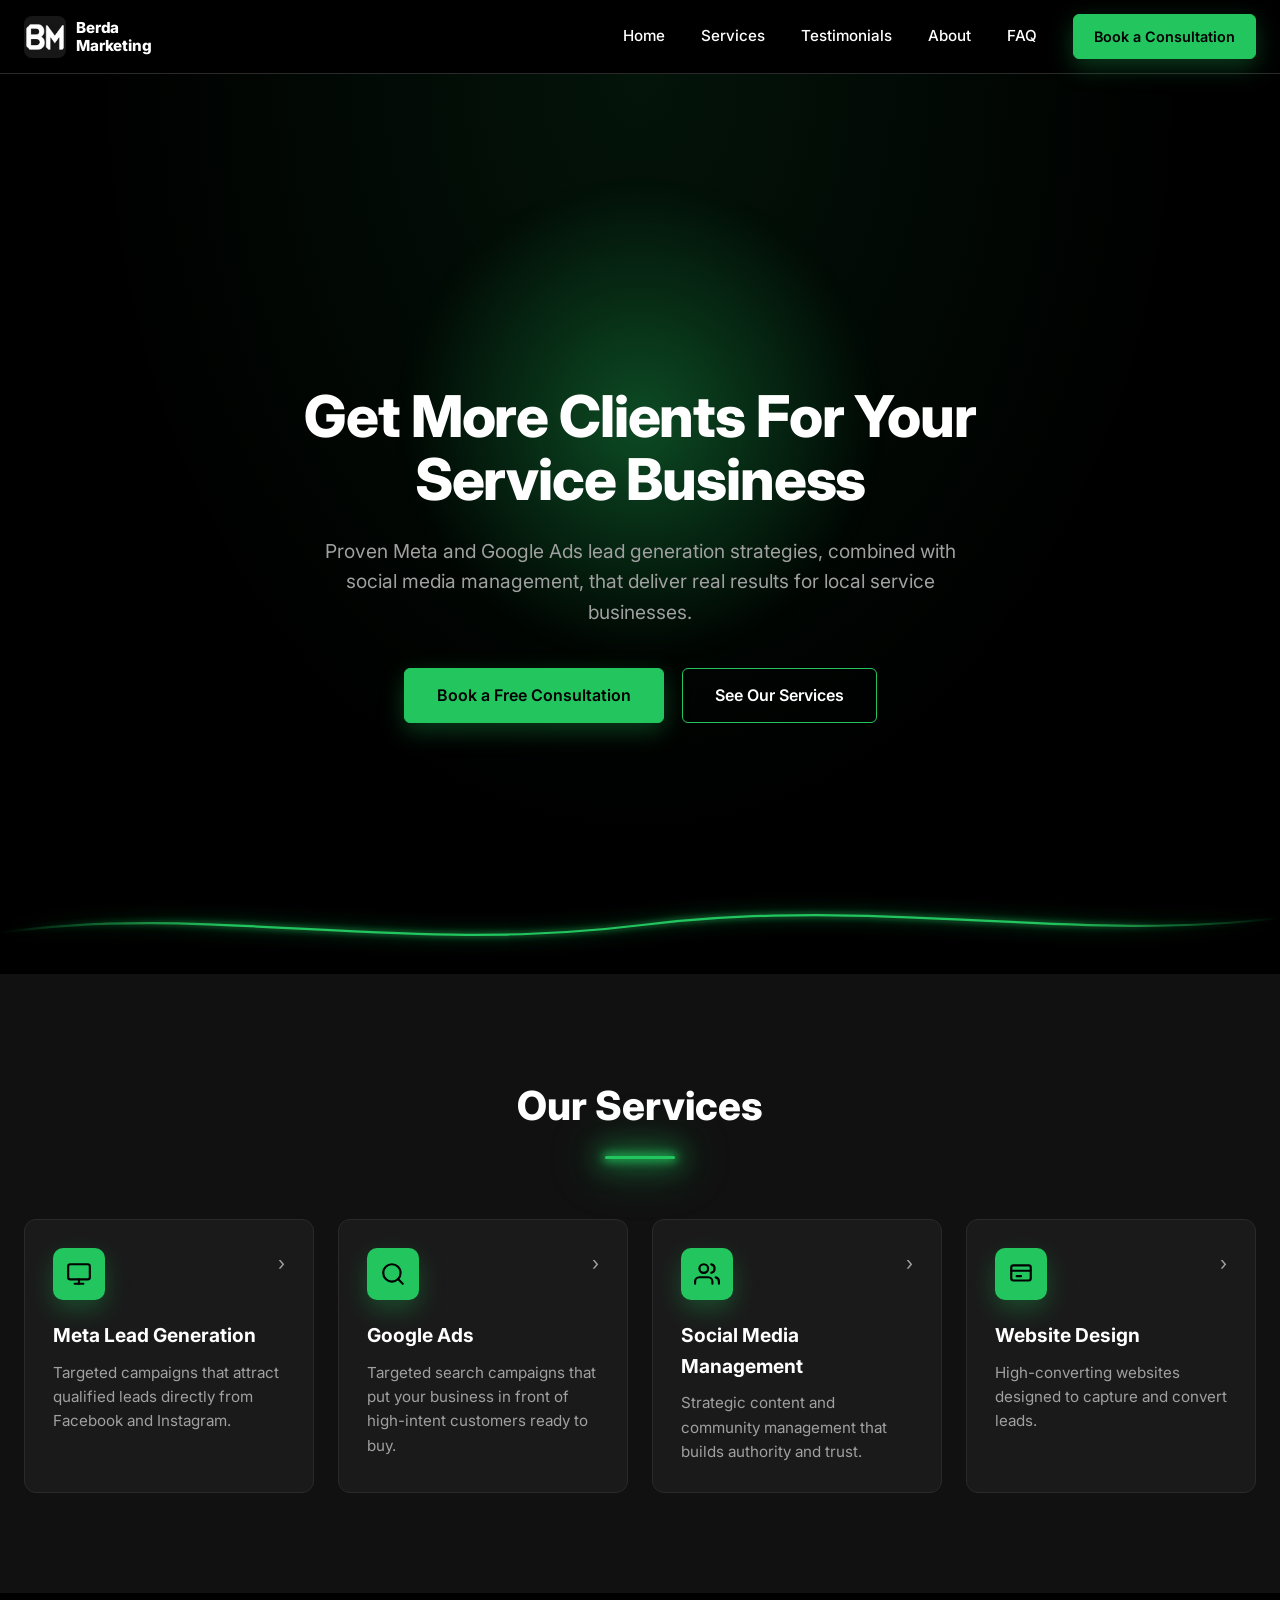
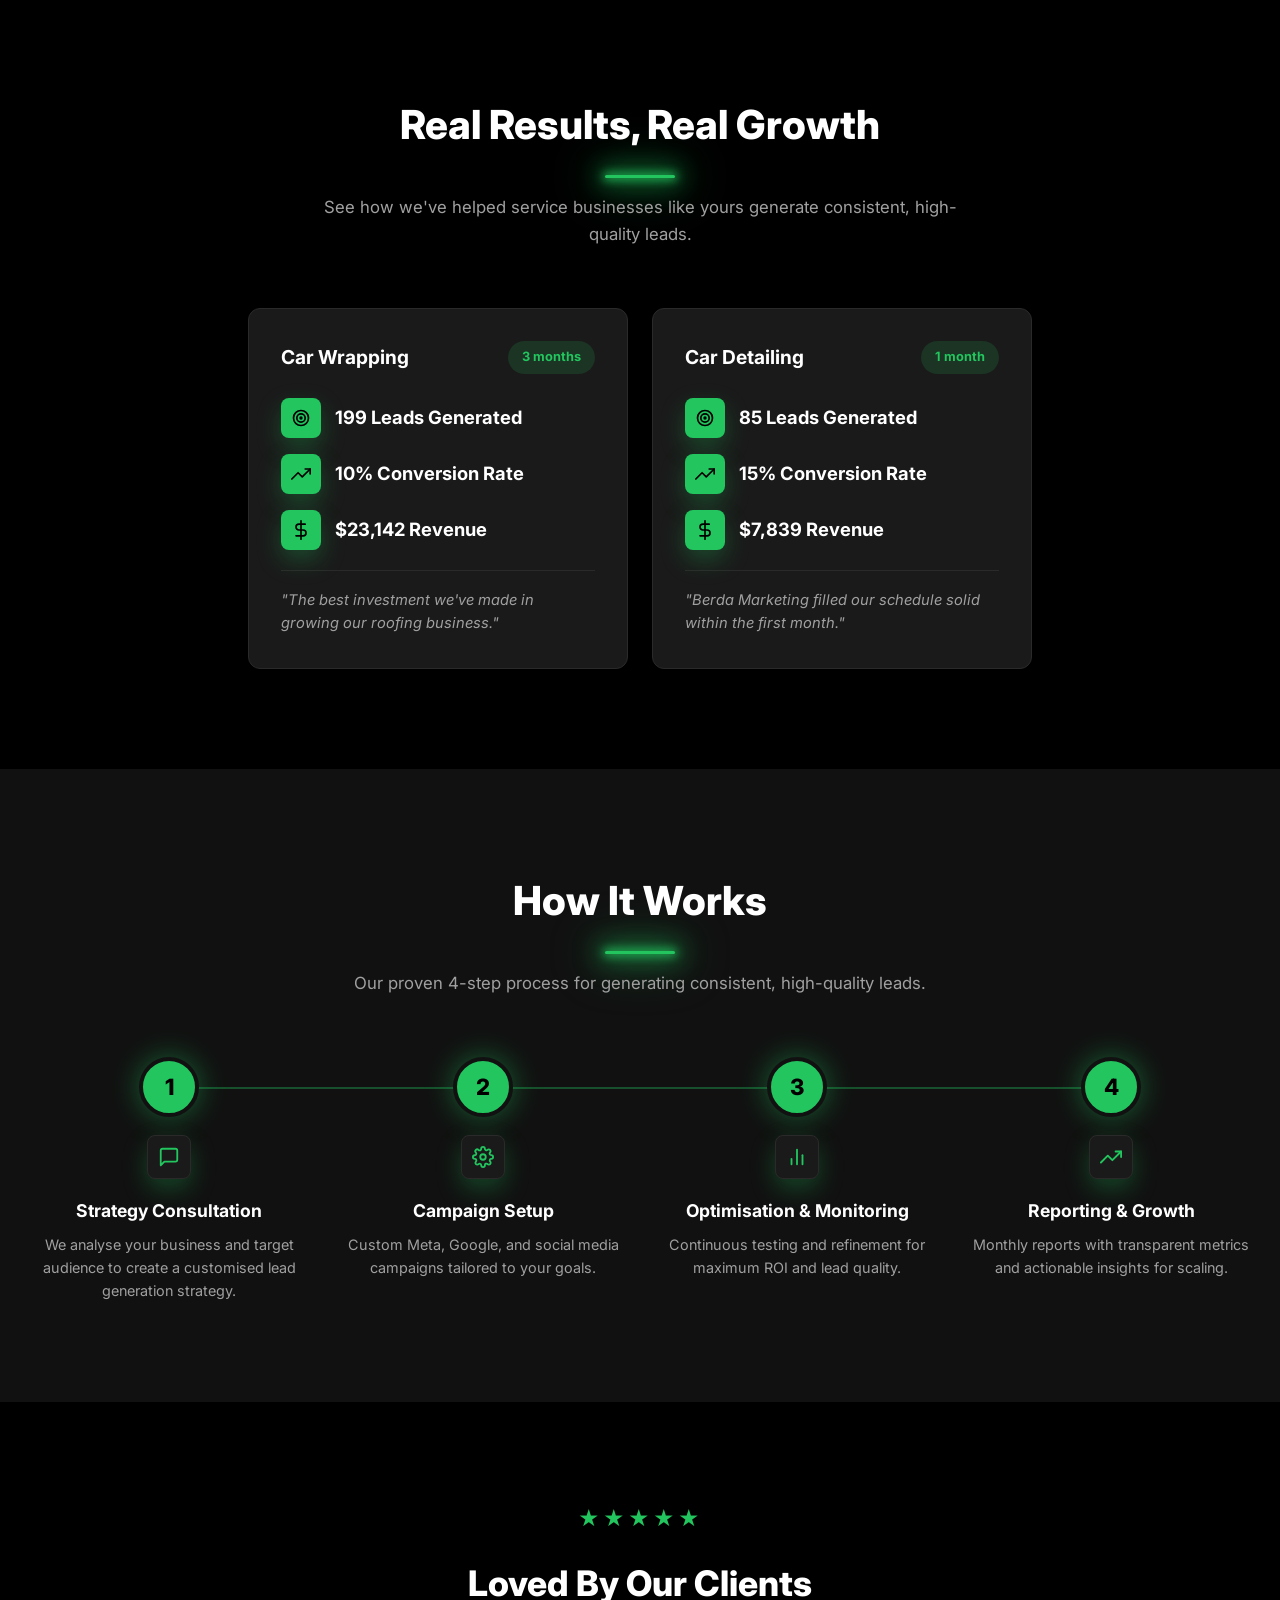
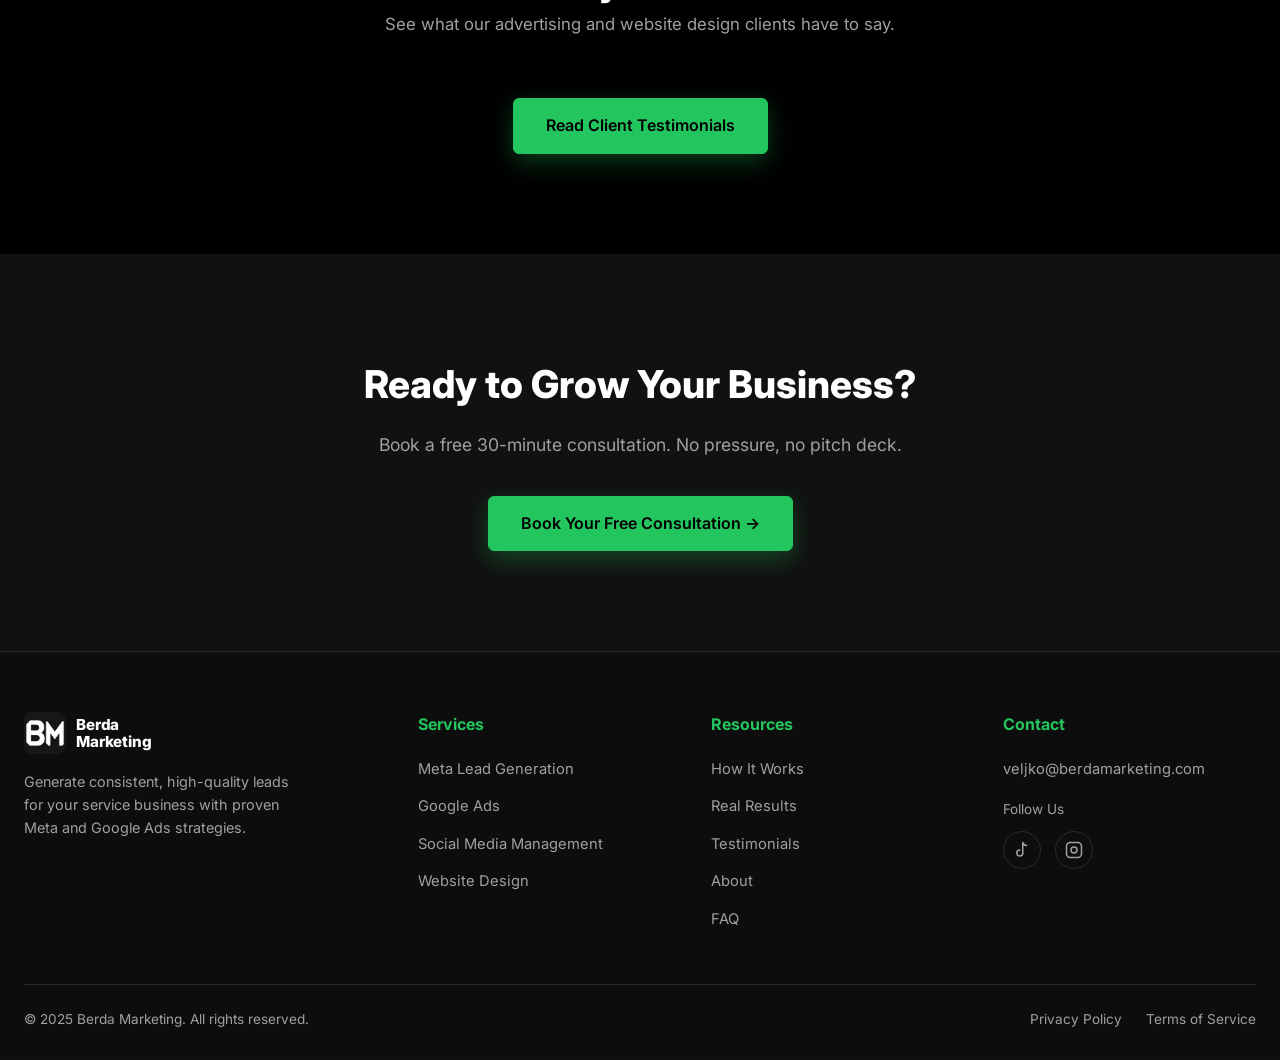
<file: website/index.html>
<!DOCTYPE html>
<html lang="en">
<head>
<meta charset="UTF-8">
<meta name="viewport" content="width=device-width, initial-scale=1.0">
<title>Berda Marketing | More Clients. Zero Retainers.</title>
<meta name="description" content="Performance marketing for local service businesses. Meta and Google Ads lead generation, social media management, and web design. Pay per job, not per month.">
<link rel="icon" href="favicon.ico" sizes="any">
<link rel="icon" type="image/png" href="assets/favicon.png">
<link rel="apple-touch-icon" href="assets/apple-touch-icon.png">

<!-- Meta Pixel placeholder: uncomment and fill in your Pixel ID -->
<!-- <script>
  !function(f,b,e,v,n,t,s){...}(window,document,'script','https://connect.facebook.net/en_US/fbevents.js');
  fbq('init', 'YOUR_PIXEL_ID');
  fbq('track', 'PageView');
</script> -->

<!-- Google Analytics placeholder: uncomment and fill in your GA4 Measurement ID -->
<!-- <script async src="https://www.googletagmanager.com/gtag/js?id=G-XXXXXXXXXX"></script>
<script>
  window.dataLayer = window.dataLayer || [];
  function gtag(){dataLayer.push(arguments);}
  gtag('js', new Date());
  gtag('config', 'G-XXXXXXXXXX');
</script> -->

<link rel="preconnect" href="https://fonts.googleapis.com">
<link rel="preconnect" href="https://fonts.gstatic.com" crossorigin>
<link href="https://fonts.googleapis.com/css2?family=Inter:wght@400;500;600;700;800&display=swap" rel="stylesheet">
<link rel="stylesheet" href="style.css">
</head>
<body>

<!-- ================= NAVBAR ================= -->
<header class="navbar">
  <div class="nav-inner">
    <a href="index.html" class="logo"><img src="assets/favicon.png" alt="Berda Marketing" class="logo-img" width="42" height="42"><span class="logo-text"><span class="logo-line">Berda</span><span class="logo-line">Marketing</span></span></a>
    <nav class="nav-links">
      <a href="index.html">Home</a>
      <a href="index.html#services">Services</a>
      <a href="testimonials.html">Testimonials</a>
      <a href="about.html">About</a>
      <a href="faq.html">FAQ</a>
      <a href="book.html" class="btn btn-solid btn-small">Book a Consultation</a>
    </nav>
    <button class="hamburger" aria-label="Toggle menu">
      <span></span><span></span><span></span>
    </button>
  </div>
</header>

<!-- ================= HERO ================= -->
<section class="hero">
  <div class="hero-glow-orb">
    <div class="hero-glow-orb-bg"></div>
  </div>
  <div class="hero-content">
    <h1 class="reveal">Get More Clients For Your Service Business</h1>
    <p class="reveal" style="--reveal-delay: 0.1s">Proven Meta and Google Ads lead generation strategies, combined with social media management, that deliver real results for local service businesses.</p>
    <div class="hero-ctas reveal" style="--reveal-delay: 0.2s">
      <a href="book.html" class="btn btn-solid">Book a Free Consultation</a>
      <a href="#services" class="btn btn-outline">See Our Services</a>
    </div>
  </div>
  <svg class="hero-wave" viewBox="0 0 1600 120" preserveAspectRatio="none" xmlns="http://www.w3.org/2000/svg">
    <defs>
      <linearGradient id="heroWaveFade" x1="0" y1="0" x2="1" y2="0">
        <stop offset="0%" stop-color="#22c55e" stop-opacity="0"/>
        <stop offset="18%" stop-color="#22c55e" stop-opacity="1"/>
        <stop offset="82%" stop-color="#22c55e" stop-opacity="1"/>
        <stop offset="100%" stop-color="#22c55e" stop-opacity="0"/>
      </linearGradient>
      <filter id="heroWaveGlow" x="-20%" y="-300%" width="140%" height="700%">
        <feGaussianBlur in="SourceGraphic" stdDeviation="12" result="haloBlur"/>
        <feGaussianBlur in="SourceGraphic" stdDeviation="4" result="coreBlur"/>
        <feMerge>
          <feMergeNode in="haloBlur"/>
          <feMergeNode in="coreBlur"/>
          <feMergeNode in="SourceGraphic"/>
        </feMerge>
      </filter>
    </defs>
    <path class="hero-wave-path" d="M0,65 C260,25 500,95 800,55 C1100,15 1340,80 1600,45" fill="none" stroke="url(#heroWaveFade)" stroke-width="3" filter="url(#heroWaveGlow)"/>
  </svg>
</section>

<!-- ================= SERVICES ================= -->
<section id="services" class="bg-dark">
  <div class="container">
    <div class="section-heading reveal">
      <h2>Our Services</h2>
      <div class="section-divider"></div>
    </div>
    <div class="cards-grid-4" style="margin-top: 60px;">

      <div class="card expandable reveal" style="--reveal-delay: 0s">
        <div class="card-top">
          <div class="icon-box">
            <svg viewBox="0 0 24 24" fill="none" stroke="currentColor" stroke-width="2" stroke-linecap="round" stroke-linejoin="round"><rect x="2" y="3" width="20" height="14" rx="2"/><line x1="8" y1="21" x2="16" y2="21"/><line x1="12" y1="17" x2="12" y2="21"/></svg>
          </div>
          <span class="card-chevron">&rsaquo;</span>
        </div>
        <h3>Meta Lead Generation</h3>
        <p>Targeted campaigns that attract qualified leads directly from Facebook and Instagram.</p>
        <div class="card-expand"><div>
          <ul class="card-expand-list">
            <li>Custom ad creative and copywriting</li>
            <li>Audience targeting and retargeting</li>
            <li>Lead form optimization</li>
            <li>Weekly performance reviews</li>
          </ul>
        </div></div>
      </div>

      <div class="card expandable reveal" style="--reveal-delay: 0.1s">
        <div class="card-top">
          <div class="icon-box">
            <svg viewBox="0 0 24 24" fill="none" stroke="currentColor" stroke-width="2" stroke-linecap="round" stroke-linejoin="round"><circle cx="11" cy="11" r="8"/><line x1="21" y1="21" x2="16.65" y2="16.65"/></svg>
          </div>
          <span class="card-chevron">&rsaquo;</span>
        </div>
        <h3>Google Ads</h3>
        <p>Targeted search campaigns that put your business in front of high-intent customers ready to buy.</p>
        <div class="card-expand"><div>
          <ul class="card-expand-list">
            <li>Keyword research and bidding strategy</li>
            <li>Ad copywriting and extensions</li>
            <li>Conversion tracking setup</li>
            <li>Ongoing bid optimization</li>
          </ul>
        </div></div>
      </div>

      <div class="card expandable reveal" style="--reveal-delay: 0.2s">
        <div class="card-top">
          <div class="icon-box">
            <svg viewBox="0 0 24 24" fill="none" stroke="currentColor" stroke-width="2" stroke-linecap="round" stroke-linejoin="round"><path d="M17 21v-2a4 4 0 0 0-4-4H5a4 4 0 0 0-4 4v2"/><circle cx="9" cy="7" r="4"/><path d="M23 21v-2a4 4 0 0 0-3-3.87"/><path d="M16 3.13a4 4 0 0 1 0 7.75"/></svg>
          </div>
          <span class="card-chevron">&rsaquo;</span>
        </div>
        <h3>Social Media Management</h3>
        <p>Strategic content and community management that builds authority and trust.</p>
        <div class="card-expand"><div>
          <ul class="card-expand-list">
            <li>Content calendar and scheduling</li>
            <li>Community engagement</li>
            <li>Brand-consistent visuals</li>
            <li>Monthly analytics reporting</li>
          </ul>
        </div></div>
      </div>

      <div class="card expandable reveal" style="--reveal-delay: 0.3s">
        <div class="card-top">
          <div class="icon-box">
            <svg viewBox="0 0 24 24" fill="none" stroke="currentColor" stroke-width="2" stroke-linecap="round" stroke-linejoin="round"><rect x="3" y="4" width="18" height="14" rx="2"/><line x1="3" y1="9" x2="21" y2="9"/><line x1="8" y1="14" x2="12" y2="14"/></svg>
          </div>
          <span class="card-chevron">&rsaquo;</span>
        </div>
        <h3>Website Design</h3>
        <p>High-converting websites designed to capture and convert leads.</p>
        <div class="card-expand"><div>
          <ul class="card-expand-list">
            <li>Mobile-responsive design</li>
            <li>Lead capture forms</li>
            <li>Fast load speeds</li>
            <li>Ongoing hosting support</li>
          </ul>
        </div></div>
      </div>

    </div>
  </div>
</section>

<!-- ================= RESULTS ================= -->
<section id="results" class="bg-black">
  <div class="container">
    <div class="section-heading reveal">
      <h2>Real Results, Real Growth</h2>
      <div class="section-divider"></div>
    </div>
    <p class="section-subheading reveal">See how we've helped service businesses like yours generate consistent, high-quality leads.</p>
    <div class="results-grid" data-results-grid></div>
  </div>
</section>

<!-- ================= HOW IT WORKS ================= -->
<section id="how-it-works" class="bg-dark">
  <div class="container">
    <div class="section-heading reveal">
      <h2>How It Works</h2>
      <div class="section-divider"></div>
    </div>
    <p class="section-subheading reveal">Our proven 4-step process for generating consistent, high-quality leads.</p>

    <div class="steps-row">
      <div class="step reveal" style="--reveal-delay: 0s">
        <div class="step-number">1</div>
        <div class="icon-box">
          <svg viewBox="0 0 24 24" fill="none" stroke="currentColor" stroke-width="2" stroke-linecap="round" stroke-linejoin="round"><path d="M21 15a2 2 0 0 1-2 2H7l-4 4V5a2 2 0 0 1 2-2h14a2 2 0 0 1 2 2z"/></svg>
        </div>
        <h3>Strategy Consultation</h3>
        <p>We analyse your business and target audience to create a customised lead generation strategy.</p>
      </div>

      <div class="step reveal" style="--reveal-delay: 0.1s">
        <div class="step-number">2</div>
        <div class="icon-box">
          <svg viewBox="0 0 24 24" fill="none" stroke="currentColor" stroke-width="2" stroke-linecap="round" stroke-linejoin="round"><circle cx="12" cy="12" r="3"/><path d="M19.4 15a1.65 1.65 0 0 0 .33 1.82l.06.06a2 2 0 1 1-2.83 2.83l-.06-.06a1.65 1.65 0 0 0-1.82-.33 1.65 1.65 0 0 0-1 1.51V21a2 2 0 0 1-4 0v-.09A1.65 1.65 0 0 0 9 19.4a1.65 1.65 0 0 0-1.82.33l-.06.06a2 2 0 1 1-2.83-2.83l.06-.06a1.65 1.65 0 0 0 .33-1.82 1.65 1.65 0 0 0-1.51-1H3a2 2 0 0 1 0-4h.09A1.65 1.65 0 0 0 4.6 9a1.65 1.65 0 0 0-.33-1.82l-.06-.06a2 2 0 1 1 2.83-2.83l.06.06a1.65 1.65 0 0 0 1.82.33H9a1.65 1.65 0 0 0 1-1.51V3a2 2 0 0 1 4 0v.09a1.65 1.65 0 0 0 1 1.51 1.65 1.65 0 0 0 1.82-.33l.06-.06a2 2 0 1 1 2.83 2.83l-.06.06a1.65 1.65 0 0 0-.33 1.82V9a1.65 1.65 0 0 0 1.51 1H21a2 2 0 0 1 0 4h-.09a1.65 1.65 0 0 0-1.51 1z"/></svg>
        </div>
        <h3>Campaign Setup</h3>
        <p>Custom Meta, Google, and social media campaigns tailored to your goals.</p>
      </div>

      <div class="step reveal" style="--reveal-delay: 0.2s">
        <div class="step-number">3</div>
        <div class="icon-box">
          <svg viewBox="0 0 24 24" fill="none" stroke="currentColor" stroke-width="2" stroke-linecap="round" stroke-linejoin="round"><line x1="18" y1="20" x2="18" y2="10"/><line x1="12" y1="20" x2="12" y2="4"/><line x1="6" y1="20" x2="6" y2="14"/></svg>
        </div>
        <h3>Optimisation &amp; Monitoring</h3>
        <p>Continuous testing and refinement for maximum ROI and lead quality.</p>
      </div>

      <div class="step reveal" style="--reveal-delay: 0.3s">
        <div class="step-number">4</div>
        <div class="icon-box">
          <svg viewBox="0 0 24 24" fill="none" stroke="currentColor" stroke-width="2" stroke-linecap="round" stroke-linejoin="round"><path d="M23 6l-9.5 9.5-5-5L1 18"/><path d="M17 6h6v6"/></svg>
        </div>
        <h3>Reporting &amp; Growth</h3>
        <p>Monthly reports with transparent metrics and actionable insights for scaling.</p>
      </div>
    </div>
  </div>
</section>

<!-- ================= TESTIMONIALS TEASER ================= -->
<section id="testimonials-teaser" class="bg-black" style="text-align: center;">
  <div class="container">
    <div class="stars reveal" style="justify-content: center; display: flex;">★★★★★</div>
    <h2 class="reveal" style="margin-top: 16px; font-size: 2.2rem; font-weight: 800;">Loved By Our Clients</h2>
    <p class="section-subheading reveal">See what our advertising and website design clients have to say.</p>
    <a href="testimonials.html" class="btn btn-solid reveal">Read Client Testimonials</a>
  </div>
</section>

<!-- ================= FINAL CTA ================= -->
<section class="bg-dark final-cta">
  <div class="container">
    <h2 class="reveal">Ready to Grow Your Business?</h2>
    <p class="reveal" style="--reveal-delay: 0.1s">Book a free 30-minute consultation. No pressure, no pitch deck.</p>
    <a href="book.html" class="btn btn-solid reveal" style="--reveal-delay: 0.2s">Book Your Free Consultation &rarr;</a>
  </div>
</section>

<!-- ================= FOOTER ================= -->
<footer class="footer">
  <div class="container">
    <div class="footer-grid">
      <div class="footer-brand-col">
        <a href="index.html" class="logo"><img src="assets/favicon.png" alt="Berda Marketing" class="logo-img" width="42" height="42"><span class="logo-text"><span class="logo-line">Berda</span><span class="logo-line">Marketing</span></span></a>
        <p class="footer-tagline">Generate consistent, high-quality leads for your service business with proven Meta and Google Ads strategies.</p>
      </div>

      <div class="footer-col">
        <h4>Services</h4>
        <ul>
          <li><a href="index.html#services">Meta Lead Generation</a></li>
          <li><a href="index.html#services">Google Ads</a></li>
          <li><a href="index.html#services">Social Media Management</a></li>
          <li><a href="index.html#services">Website Design</a></li>
        </ul>
      </div>

      <div class="footer-col">
        <h4>Resources</h4>
        <ul>
          <li><a href="index.html#how-it-works">How It Works</a></li>
          <li><a href="index.html#results">Real Results</a></li>
          <li><a href="testimonials.html">Testimonials</a></li>
          <li><a href="about.html">About</a></li>
          <li><a href="faq.html">FAQ</a></li>
        </ul>
      </div>

      <div class="footer-col">
        <h4>Contact</h4>
        <ul>
          <li><a href="mailto:veljko@berdamarketing.com">veljko@berdamarketing.com</a></li>
        </ul>
        <p class="footer-follow-label">Follow Us</p>
        <div class="footer-social">
          <a href="https://www.tiktok.com/@berdamarketing" target="_blank" rel="noopener" class="social-icon" aria-label="TikTok">
            <svg width="18" height="18" viewBox="0 0 24 24" fill="none" stroke="currentColor" stroke-width="2" stroke-linecap="round" stroke-linejoin="round"><path d="M9 12a4 4 0 1 0 4 4V2c.7 2.3 2.6 4 5 4"/></svg>
          </a>
          <a href="https://www.instagram.com/berdamarketing/" target="_blank" rel="noopener" class="social-icon" aria-label="Instagram">
            <svg width="18" height="18" viewBox="0 0 24 24" fill="none" stroke="currentColor" stroke-width="2"><rect x="2" y="2" width="20" height="20" rx="5"/><circle cx="12" cy="12" r="4"/><line x1="17.5" y1="6.5" x2="17.5" y2="6.5"/></svg>
          </a>
        </div>
      </div>
    </div>

    <div class="footer-bottom-bar">
      <p>&copy; 2025 Berda Marketing. All rights reserved.</p>
      <div class="footer-bottom-links">
        <a href="privacy-policy.html">Privacy Policy</a>
        <a href="terms-of-service.html">Terms of Service</a>
      </div>
    </div>
  </div>
</footer>


<script src="main.js"></script>
</body>
</html>
</file>
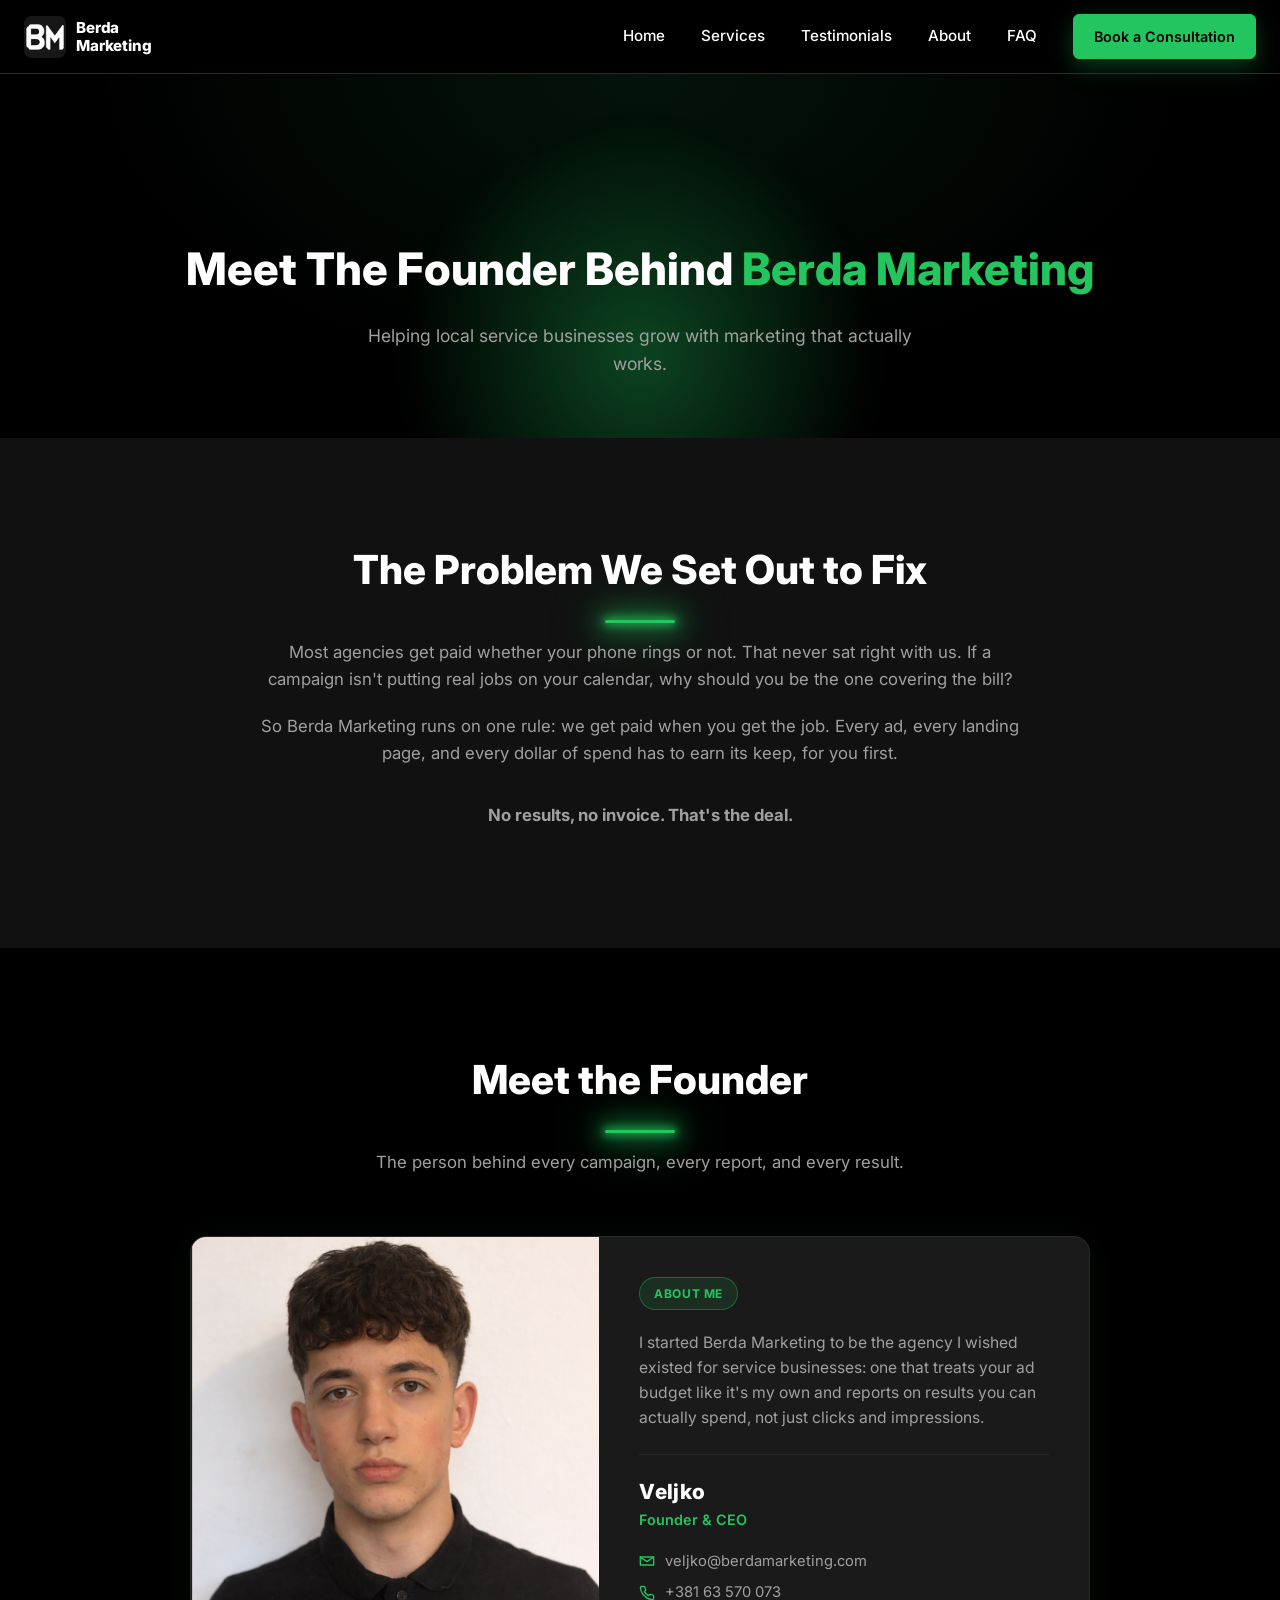
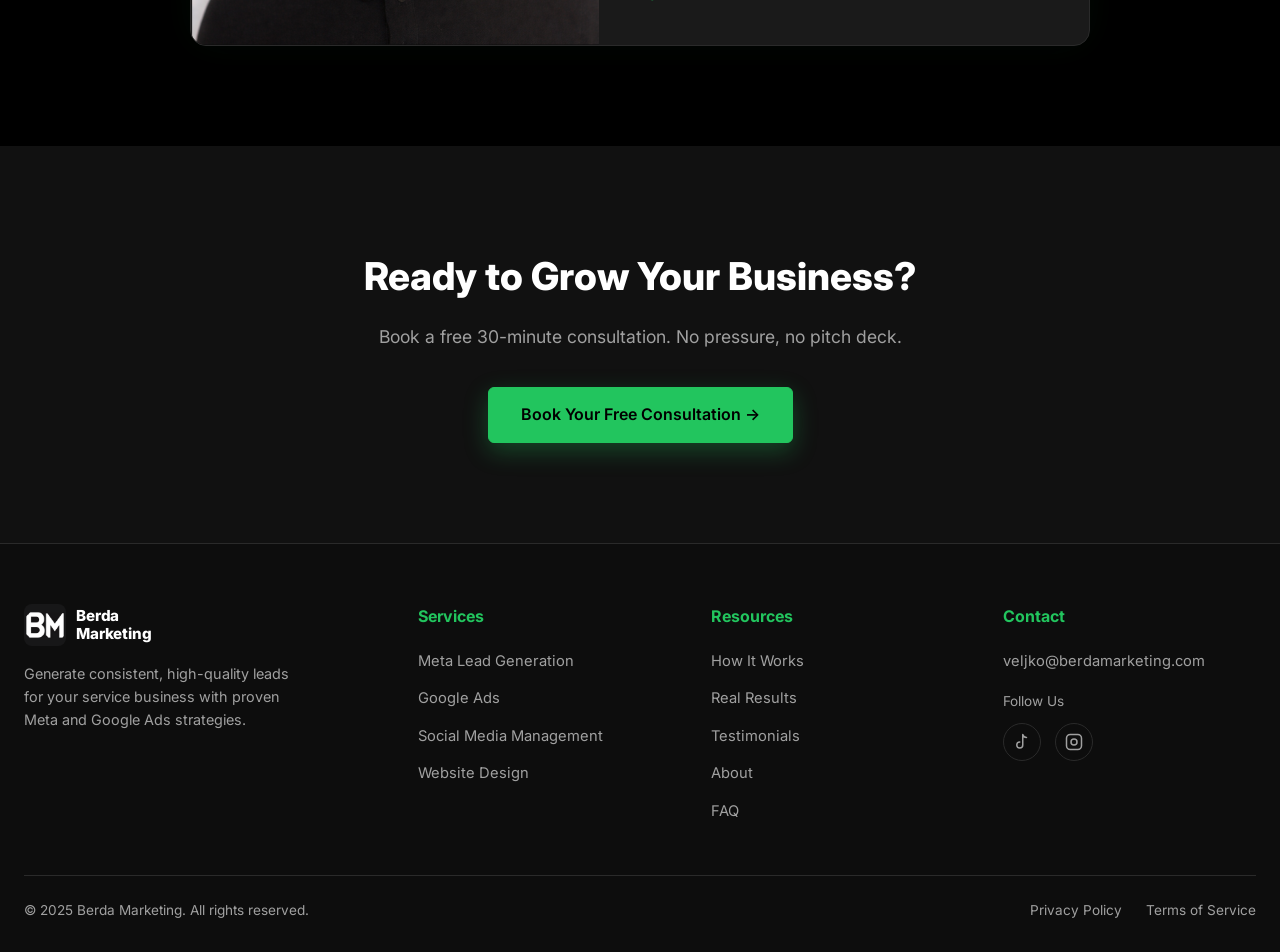
<file: website/about.html>
<!DOCTYPE html>
<html lang="en">
<head>
<meta charset="UTF-8">
<meta name="viewport" content="width=device-width, initial-scale=1.0">
<title>Berda Marketing | About Us</title>
<meta name="description" content="Meet the founder behind Berda Marketing and learn how we help local service businesses get more clients.">
<link rel="icon" href="favicon.ico" sizes="any">
<link rel="icon" type="image/png" href="assets/favicon.png">
<link rel="apple-touch-icon" href="assets/apple-touch-icon.png">

<!-- Meta Pixel placeholder: uncomment and fill in your Pixel ID -->
<!-- <script>
  !function(f,b,e,v,n,t,s){...}(window,document,'script','https://connect.facebook.net/en_US/fbevents.js');
  fbq('init', 'YOUR_PIXEL_ID');
  fbq('track', 'PageView');
</script> -->

<!-- Google Analytics placeholder: uncomment and fill in your GA4 Measurement ID -->
<!-- <script async src="https://www.googletagmanager.com/gtag/js?id=G-XXXXXXXXXX"></script>
<script>
  window.dataLayer = window.dataLayer || [];
  function gtag(){dataLayer.push(arguments);}
  gtag('js', new Date());
  gtag('config', 'G-XXXXXXXXXX');
</script> -->

<link rel="preconnect" href="https://fonts.googleapis.com">
<link rel="preconnect" href="https://fonts.gstatic.com" crossorigin>
<link href="https://fonts.googleapis.com/css2?family=Inter:wght@400;500;600;700;800&display=swap" rel="stylesheet">
<link rel="stylesheet" href="style.css">
</head>
<body>

<!-- ================= NAVBAR ================= -->
<header class="navbar">
  <div class="nav-inner">
    <a href="index.html" class="logo"><img src="assets/favicon.png" alt="Berda Marketing" class="logo-img" width="42" height="42"><span class="logo-text"><span class="logo-line">Berda</span><span class="logo-line">Marketing</span></span></a>
    <nav class="nav-links">
      <a href="index.html">Home</a>
      <a href="index.html#services">Services</a>
      <a href="testimonials.html">Testimonials</a>
      <a href="about.html">About</a>
      <a href="faq.html">FAQ</a>
      <a href="book.html" class="btn btn-solid btn-small">Book a Consultation</a>
    </nav>
    <button class="hamburger" aria-label="Toggle menu">
      <span></span><span></span><span></span>
    </button>
  </div>
</header>

<!-- ================= PAGE HEADER ================= -->
<section class="page-hero">
  <div class="hero-glow-orb">
    <div class="hero-glow-orb-bg"></div>
  </div>
  <div class="container">
    <h1 class="reveal">Meet The Founder Behind <span style="color: var(--accent);">Berda Marketing</span></h1>
    <p class="reveal" style="--reveal-delay: 0.1s">Helping local service businesses grow with marketing that actually works.</p>
  </div>
</section>

<!-- ================= WHY WE STARTED ================= -->
<section class="bg-dark">
  <div class="container">
    <div class="section-heading reveal">
      <h2>The Problem We Set Out to Fix</h2>
      <div class="section-divider"></div>
    </div>
    <div class="about-text">
      <p class="reveal">Most agencies get paid whether your phone rings or not. That never sat right with us. If a campaign isn't putting real jobs on your calendar, why should you be the one covering the bill?</p>
      <p class="reveal" style="--reveal-delay: 0.1s">So Berda Marketing runs on one rule: we get paid when you get the job. Every ad, every landing page, and every dollar of spend has to earn its keep, for you first.</p>
      <p class="about-pull-quote reveal" style="--reveal-delay: 0.2s">No results, no invoice. That's the deal.</p>
    </div>
  </div>
</section>

<!-- ================= MEET THE FOUNDER ================= -->
<section class="bg-black">
  <div class="container">
    <div class="section-heading reveal">
      <h2>Meet the Founder</h2>
      <div class="section-divider"></div>
    </div>
    <p class="section-subheading reveal">The person behind every campaign, every report, and every result.</p>

    <div class="founder-card reveal">
      <div class="founder-photo">
        <img src="assets/veljko-photo.png" alt="Veljko, Founder of Berda Marketing">
      </div>
      <div class="founder-info">
        <span class="about-me-pill">About Me</span>
        <!-- TODO: confirm details and personalize this bio -->
        <p>I started Berda Marketing to be the agency I wished existed for service businesses: one that treats your ad budget like it's my own and reports on results you can actually spend, not just clicks and impressions.</p>
        <hr class="founder-divider">
        <div class="founder-name">Veljko</div>
        <div class="founder-title">Founder &amp; CEO</div>
        <div class="founder-contact">
          <svg viewBox="0 0 24 24" fill="none" stroke="currentColor" stroke-width="2" stroke-linecap="round" stroke-linejoin="round"><path d="M4 4h16v16H4z" opacity="0"/><path d="M22 6l-10 7L2 6"/><path d="M2 6h20v12H2z"/></svg>
          <a href="mailto:veljko@berdamarketing.com">veljko@berdamarketing.com</a>
        </div>
        <div class="founder-contact" style="margin-top: 8px;">
          <svg viewBox="0 0 24 24" fill="none" stroke="currentColor" stroke-width="2" stroke-linecap="round" stroke-linejoin="round"><path d="M22 16.92v3a2 2 0 0 1-2.18 2 19.79 19.79 0 0 1-8.63-3.07 19.5 19.5 0 0 1-6-6 19.79 19.79 0 0 1-3.07-8.67A2 2 0 0 1 4.11 2h3a2 2 0 0 1 2 1.72c.127.96.362 1.903.7 2.81a2 2 0 0 1-.45 2.11L8.09 9.91a16 16 0 0 0 6 6l1.27-1.27a2 2 0 0 1 2.11-.45c.907.338 1.85.573 2.81.7A2 2 0 0 1 22 16.92z"/></svg>
          <a href="tel:+38163570073">+381 63 570 073</a>
        </div>
      </div>
    </div>
  </div>
</section>

<!-- ================= FINAL CTA ================= -->
<section class="bg-dark final-cta">
  <div class="container">
    <h2 class="reveal">Ready to Grow Your Business?</h2>
    <p class="reveal" style="--reveal-delay: 0.1s">Book a free 30-minute consultation. No pressure, no pitch deck.</p>
    <a href="book.html" class="btn btn-solid reveal" style="--reveal-delay: 0.2s">Book Your Free Consultation &rarr;</a>
  </div>
</section>

<!-- ================= FOOTER ================= -->
<footer class="footer">
  <div class="container">
    <div class="footer-grid">
      <div class="footer-brand-col">
        <a href="index.html" class="logo"><img src="assets/favicon.png" alt="Berda Marketing" class="logo-img" width="42" height="42"><span class="logo-text"><span class="logo-line">Berda</span><span class="logo-line">Marketing</span></span></a>
        <p class="footer-tagline">Generate consistent, high-quality leads for your service business with proven Meta and Google Ads strategies.</p>
      </div>

      <div class="footer-col">
        <h4>Services</h4>
        <ul>
          <li><a href="index.html#services">Meta Lead Generation</a></li>
          <li><a href="index.html#services">Google Ads</a></li>
          <li><a href="index.html#services">Social Media Management</a></li>
          <li><a href="index.html#services">Website Design</a></li>
        </ul>
      </div>

      <div class="footer-col">
        <h4>Resources</h4>
        <ul>
          <li><a href="index.html#how-it-works">How It Works</a></li>
          <li><a href="index.html#results">Real Results</a></li>
          <li><a href="testimonials.html">Testimonials</a></li>
          <li><a href="about.html">About</a></li>
          <li><a href="faq.html">FAQ</a></li>
        </ul>
      </div>

      <div class="footer-col">
        <h4>Contact</h4>
        <ul>
          <li><a href="mailto:veljko@berdamarketing.com">veljko@berdamarketing.com</a></li>
        </ul>
        <p class="footer-follow-label">Follow Us</p>
        <div class="footer-social">
          <a href="https://www.tiktok.com/@berdamarketing" target="_blank" rel="noopener" class="social-icon" aria-label="TikTok">
            <svg width="18" height="18" viewBox="0 0 24 24" fill="none" stroke="currentColor" stroke-width="2" stroke-linecap="round" stroke-linejoin="round"><path d="M9 12a4 4 0 1 0 4 4V2c.7 2.3 2.6 4 5 4"/></svg>
          </a>
          <a href="https://www.instagram.com/berdamarketing/" target="_blank" rel="noopener" class="social-icon" aria-label="Instagram">
            <svg width="18" height="18" viewBox="0 0 24 24" fill="none" stroke="currentColor" stroke-width="2"><rect x="2" y="2" width="20" height="20" rx="5"/><circle cx="12" cy="12" r="4"/><line x1="17.5" y1="6.5" x2="17.5" y2="6.5"/></svg>
          </a>
        </div>
      </div>
    </div>

    <div class="footer-bottom-bar">
      <p>&copy; 2025 Berda Marketing. All rights reserved.</p>
      <div class="footer-bottom-links">
        <a href="privacy-policy.html">Privacy Policy</a>
        <a href="terms-of-service.html">Terms of Service</a>
      </div>
    </div>
  </div>
</footer>

<script src="main.js"></script>
</body>
</html>
</file>
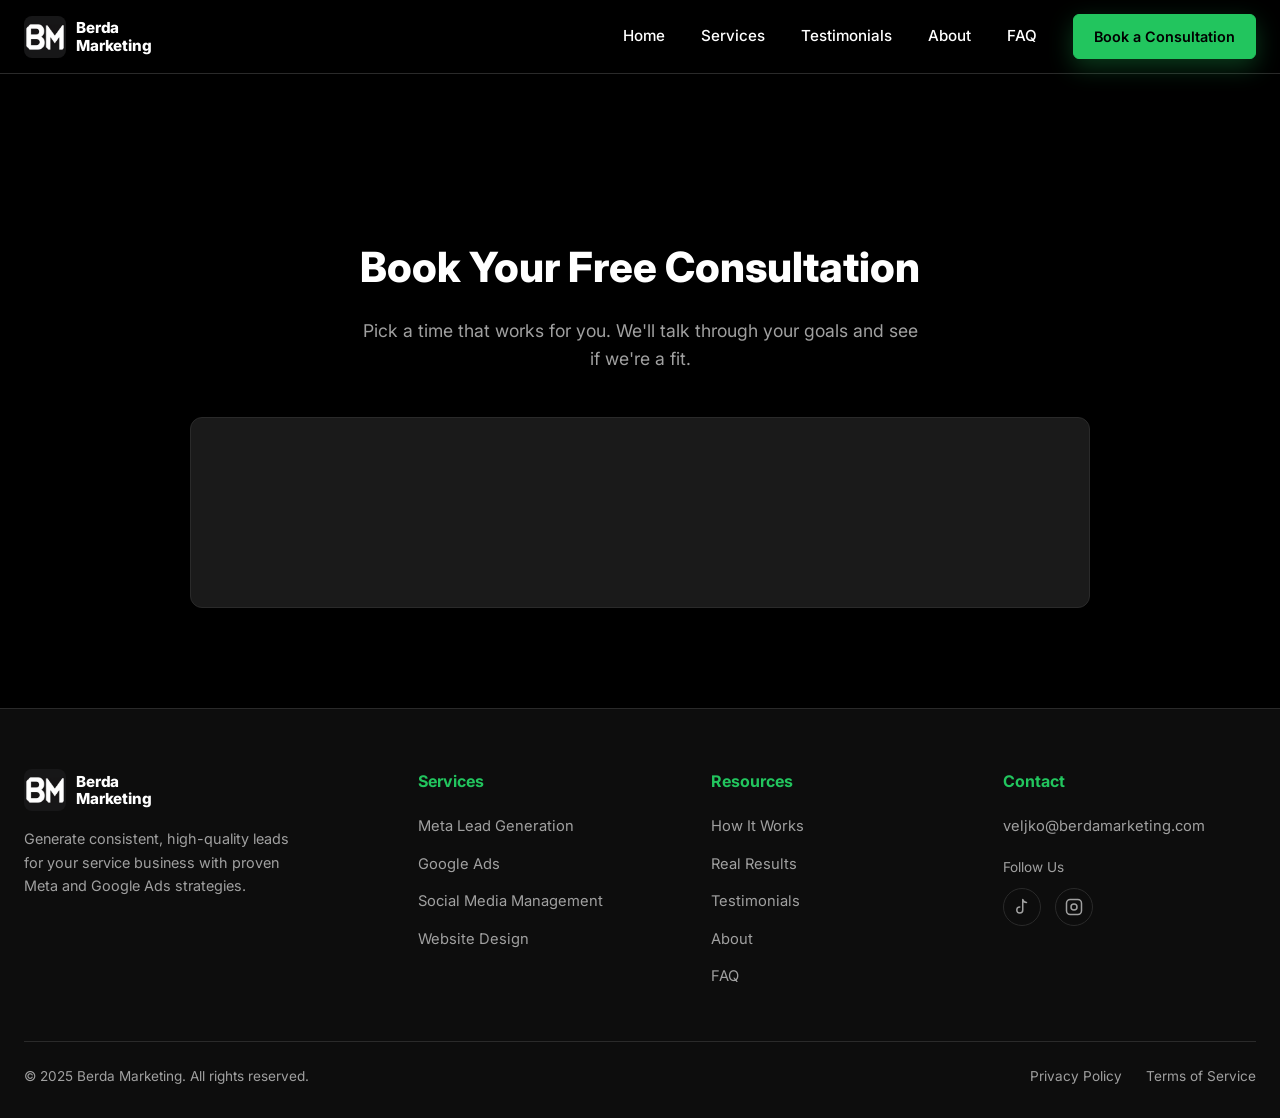
<file: website/book.html>
<!DOCTYPE html>
<html lang="en">
<head>
<meta charset="UTF-8">
<meta name="viewport" content="width=device-width, initial-scale=1.0">
<title>Berda Marketing | Book a Consultation</title>
<meta name="description" content="Book your free 30-minute consultation with Berda Marketing.">
<link rel="icon" href="favicon.ico" sizes="any">
<link rel="icon" type="image/png" href="assets/favicon.png">
<link rel="apple-touch-icon" href="assets/apple-touch-icon.png">

<!-- Meta Pixel placeholder: uncomment and fill in your Pixel ID -->
<!-- <script>
  !function(f,b,e,v,n,t,s){...}(window,document,'script','https://connect.facebook.net/en_US/fbevents.js');
  fbq('init', 'YOUR_PIXEL_ID');
  fbq('track', 'PageView');
</script> -->

<!-- Google Analytics placeholder: uncomment and fill in your GA4 Measurement ID -->
<!-- <script async src="https://www.googletagmanager.com/gtag/js?id=G-XXXXXXXXXX"></script>
<script>
  window.dataLayer = window.dataLayer || [];
  function gtag(){dataLayer.push(arguments);}
  gtag('js', new Date());
  gtag('config', 'G-XXXXXXXXXX');
</script> -->

<link rel="preconnect" href="https://fonts.googleapis.com">
<link rel="preconnect" href="https://fonts.gstatic.com" crossorigin>
<link href="https://fonts.googleapis.com/css2?family=Inter:wght@400;500;600;700;800&display=swap" rel="stylesheet">
<link rel="stylesheet" href="style.css">
</head>
<body>

<!-- ================= NAVBAR ================= -->
<header class="navbar">
  <div class="nav-inner">
    <a href="index.html" class="logo"><img src="assets/favicon.png" alt="Berda Marketing" class="logo-img" width="42" height="42"><span class="logo-text"><span class="logo-line">Berda</span><span class="logo-line">Marketing</span></span></a>
    <nav class="nav-links">
      <a href="index.html">Home</a>
      <a href="index.html#services">Services</a>
      <a href="testimonials.html">Testimonials</a>
      <a href="about.html">About</a>
      <a href="faq.html">FAQ</a>
      <a href="book.html" class="btn btn-solid btn-small">Book a Consultation</a>
    </nav>
    <button class="hamburger" aria-label="Toggle menu">
      <span></span><span></span><span></span>
    </button>
  </div>
</header>

<!-- ================= BOOKING ================= -->
<main class="book-page">
  <h1 class="reveal">Book Your Free Consultation</h1>
  <p class="reveal" style="--reveal-delay: 0.1s">Pick a time that works for you. We'll talk through your goals and see if we're a fit.</p>

  <div class="calendar-wrap reveal" style="--reveal-delay: 0.2s">
    <iframe src="https://link.berdamarketing.com/widget/booking/UIK7jY8s0VYJtPcRNJ3m" allow="payment" style="width: 100%;border:none;overflow: hidden;" scrolling="no" id="UIK7jY8s0VYJtPcRNJ3m_1792166521967"></iframe>
  </div>
</main>

<script src="https://link.berdamarketing.com/js/form_embed.js" type="text/javascript"></script>

<!-- ================= FOOTER ================= -->
<footer class="footer">
  <div class="container">
    <div class="footer-grid">
      <div class="footer-brand-col">
        <a href="index.html" class="logo"><img src="assets/favicon.png" alt="Berda Marketing" class="logo-img" width="42" height="42"><span class="logo-text"><span class="logo-line">Berda</span><span class="logo-line">Marketing</span></span></a>
        <p class="footer-tagline">Generate consistent, high-quality leads for your service business with proven Meta and Google Ads strategies.</p>
      </div>

      <div class="footer-col">
        <h4>Services</h4>
        <ul>
          <li><a href="index.html#services">Meta Lead Generation</a></li>
          <li><a href="index.html#services">Google Ads</a></li>
          <li><a href="index.html#services">Social Media Management</a></li>
          <li><a href="index.html#services">Website Design</a></li>
        </ul>
      </div>

      <div class="footer-col">
        <h4>Resources</h4>
        <ul>
          <li><a href="index.html#how-it-works">How It Works</a></li>
          <li><a href="index.html#results">Real Results</a></li>
          <li><a href="testimonials.html">Testimonials</a></li>
          <li><a href="about.html">About</a></li>
          <li><a href="faq.html">FAQ</a></li>
        </ul>
      </div>

      <div class="footer-col">
        <h4>Contact</h4>
        <ul>
          <li><a href="mailto:veljko@berdamarketing.com">veljko@berdamarketing.com</a></li>
        </ul>
        <p class="footer-follow-label">Follow Us</p>
        <div class="footer-social">
          <a href="https://www.tiktok.com/@berdamarketing" target="_blank" rel="noopener" class="social-icon" aria-label="TikTok">
            <svg width="18" height="18" viewBox="0 0 24 24" fill="none" stroke="currentColor" stroke-width="2" stroke-linecap="round" stroke-linejoin="round"><path d="M9 12a4 4 0 1 0 4 4V2c.7 2.3 2.6 4 5 4"/></svg>
          </a>
          <a href="https://www.instagram.com/berdamarketing/" target="_blank" rel="noopener" class="social-icon" aria-label="Instagram">
            <svg width="18" height="18" viewBox="0 0 24 24" fill="none" stroke="currentColor" stroke-width="2"><rect x="2" y="2" width="20" height="20" rx="5"/><circle cx="12" cy="12" r="4"/><line x1="17.5" y1="6.5" x2="17.5" y2="6.5"/></svg>
          </a>
        </div>
      </div>
    </div>

    <div class="footer-bottom-bar">
      <p>&copy; 2025 Berda Marketing. All rights reserved.</p>
      <div class="footer-bottom-links">
        <a href="privacy-policy.html">Privacy Policy</a>
        <a href="terms-of-service.html">Terms of Service</a>
      </div>
    </div>
  </div>
</footer>


<script src="main.js"></script>
</body>
</html>
</file>
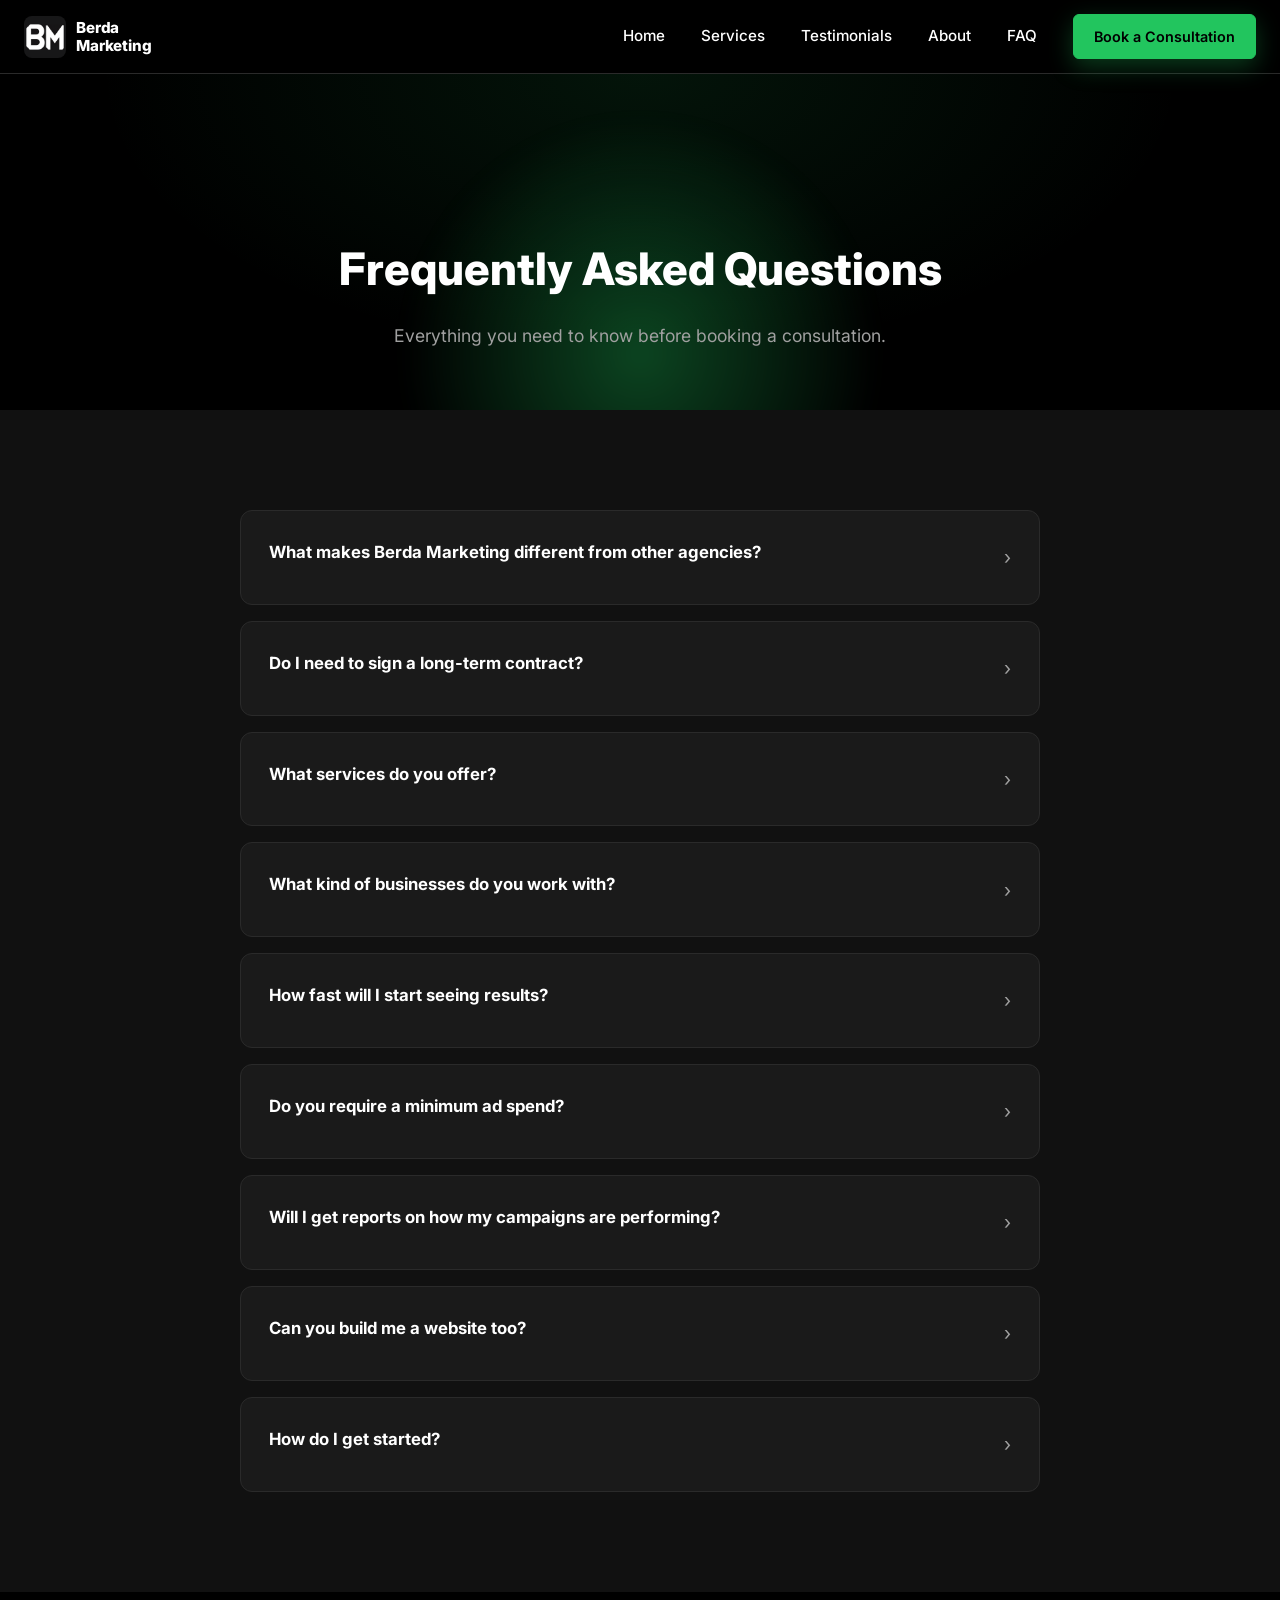
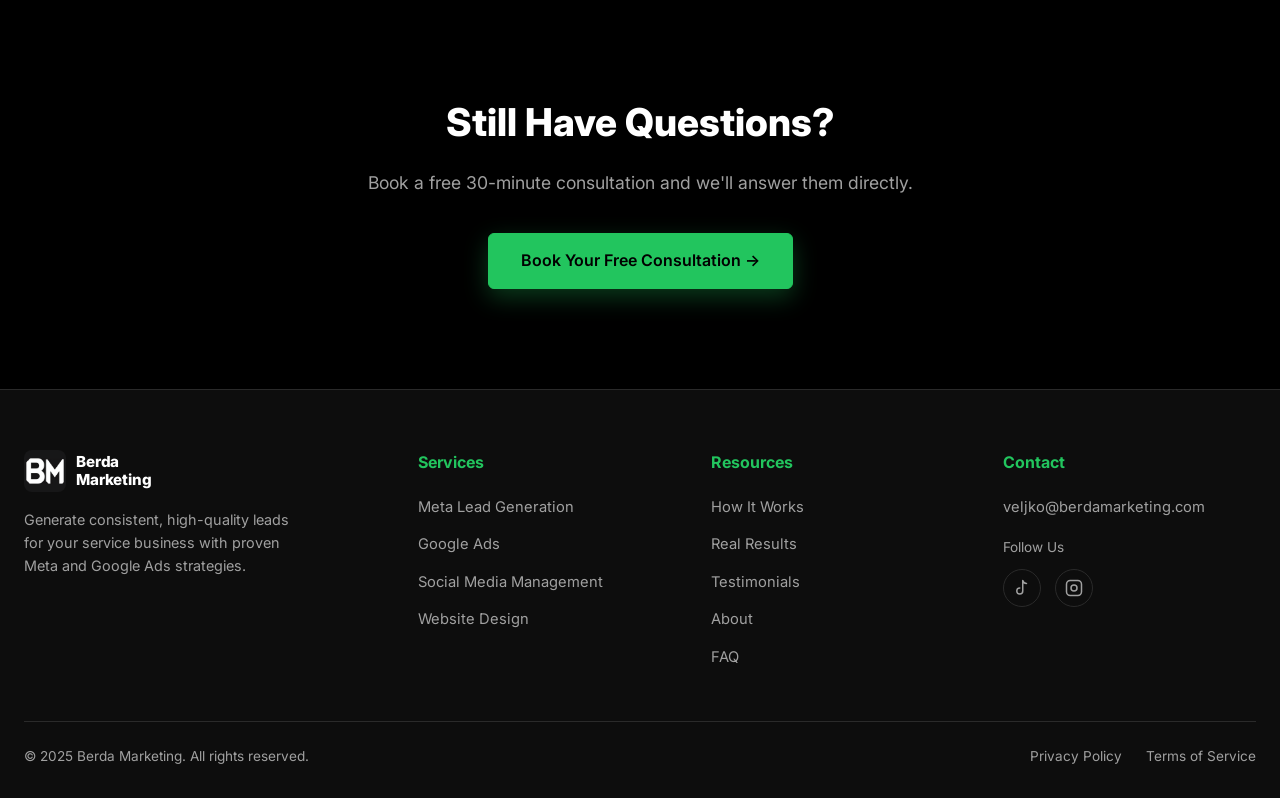
<file: website/faq.html>
<!DOCTYPE html>
<html lang="en">
<head>
<meta charset="UTF-8">
<meta name="viewport" content="width=device-width, initial-scale=1.0">
<title>Berda Marketing | FAQ</title>
<meta name="description" content="Answers to common questions about Berda Marketing's pay-per-job model, services, and process.">
<link rel="icon" href="favicon.ico" sizes="any">
<link rel="icon" type="image/png" href="assets/favicon.png">
<link rel="apple-touch-icon" href="assets/apple-touch-icon.png">

<!-- Meta Pixel placeholder: uncomment and fill in your Pixel ID -->
<!-- <script>
  !function(f,b,e,v,n,t,s){...}(window,document,'script','https://connect.facebook.net/en_US/fbevents.js');
  fbq('init', 'YOUR_PIXEL_ID');
  fbq('track', 'PageView');
</script> -->

<!-- Google Analytics placeholder: uncomment and fill in your GA4 Measurement ID -->
<!-- <script async src="https://www.googletagmanager.com/gtag/js?id=G-XXXXXXXXXX"></script>
<script>
  window.dataLayer = window.dataLayer || [];
  function gtag(){dataLayer.push(arguments);}
  gtag('js', new Date());
  gtag('config', 'G-XXXXXXXXXX');
</script> -->

<link rel="preconnect" href="https://fonts.googleapis.com">
<link rel="preconnect" href="https://fonts.gstatic.com" crossorigin>
<link href="https://fonts.googleapis.com/css2?family=Inter:wght@400;500;600;700;800&display=swap" rel="stylesheet">
<link rel="stylesheet" href="style.css">
</head>
<body>

<!-- ================= NAVBAR ================= -->
<header class="navbar">
  <div class="nav-inner">
    <a href="index.html" class="logo"><img src="assets/favicon.png" alt="Berda Marketing" class="logo-img" width="42" height="42"><span class="logo-text"><span class="logo-line">Berda</span><span class="logo-line">Marketing</span></span></a>
    <nav class="nav-links">
      <a href="index.html">Home</a>
      <a href="index.html#services">Services</a>
      <a href="testimonials.html">Testimonials</a>
      <a href="about.html">About</a>
      <a href="faq.html">FAQ</a>
      <a href="book.html" class="btn btn-solid btn-small">Book a Consultation</a>
    </nav>
    <button class="hamburger" aria-label="Toggle menu">
      <span></span><span></span><span></span>
    </button>
  </div>
</header>

<!-- ================= PAGE HEADER ================= -->
<section class="page-hero">
  <div class="hero-glow-orb">
    <div class="hero-glow-orb-bg"></div>
  </div>
  <div class="container">
    <h1 class="reveal">Frequently Asked Questions</h1>
    <p class="reveal" style="--reveal-delay: 0.1s">Everything you need to know before booking a consultation.</p>
  </div>
</section>

<!-- ================= FAQ LIST ================= -->
<section class="bg-dark">
  <div class="container">
    <div class="faq-list">

      <div class="card expandable faq-item reveal" style="--reveal-delay: 0s">
        <div class="faq-question">
          <h3>What makes Berda Marketing different from other agencies?</h3>
          <span class="card-chevron">&rsaquo;</span>
        </div>
        <div class="card-expand"><div>
          <p>We work on a pay-per-job model instead of charging monthly retainers. You only pay when we actually deliver results, not just for activity.</p>
        </div></div>
      </div>

      <div class="card expandable faq-item reveal" style="--reveal-delay: 0.05s">
        <div class="faq-question">
          <h3>Do I need to sign a long-term contract?</h3>
          <span class="card-chevron">&rsaquo;</span>
        </div>
        <div class="card-expand"><div>
          <p>No. There's no lock-in contract. If the results aren't there, you're not stuck paying for a service that isn't working.</p>
        </div></div>
      </div>

      <div class="card expandable faq-item reveal" style="--reveal-delay: 0.1s">
        <div class="faq-question">
          <h3>What services do you offer?</h3>
          <span class="card-chevron">&rsaquo;</span>
        </div>
        <div class="card-expand"><div>
          <p>Meta (Facebook and Instagram) lead generation, Google Ads, social media management, and website design, everything a local service business needs to get found and get booked.</p>
        </div></div>
      </div>

      <div class="card expandable faq-item reveal" style="--reveal-delay: 0.15s">
        <div class="faq-question">
          <h3>What kind of businesses do you work with?</h3>
          <span class="card-chevron">&rsaquo;</span>
        </div>
        <div class="card-expand"><div>
          <p>We work exclusively with local service businesses, HVAC, cleaning, landscaping, roofing, detailing, auto services, and similar trades.</p>
        </div></div>
      </div>

      <div class="card expandable faq-item reveal" style="--reveal-delay: 0.2s">
        <div class="faq-question">
          <h3>How fast will I start seeing results?</h3>
          <span class="card-chevron">&rsaquo;</span>
        </div>
        <div class="card-expand"><div>
          <p>Most clients start seeing leads within the first few weeks of launching a campaign, though exact timelines depend on your industry, budget, and service area.</p>
        </div></div>
      </div>

      <div class="card expandable faq-item reveal" style="--reveal-delay: 0.25s">
        <div class="faq-question">
          <h3>Do you require a minimum ad spend?</h3>
          <span class="card-chevron">&rsaquo;</span>
        </div>
        <div class="card-expand"><div>
          <p>Ad spend is discussed and set based on your goals and market during the strategy consultation. We'll walk you through what makes sense for your business.</p>
        </div></div>
      </div>

      <div class="card expandable faq-item reveal" style="--reveal-delay: 0.3s">
        <div class="faq-question">
          <h3>Will I get reports on how my campaigns are performing?</h3>
          <span class="card-chevron">&rsaquo;</span>
        </div>
        <div class="card-expand"><div>
          <p>Yes. You'll get transparent monthly reporting with clear metrics, leads generated, conversion rates, and cost per lead, so you always know what's working.</p>
        </div></div>
      </div>

      <div class="card expandable faq-item reveal" style="--reveal-delay: 0.35s">
        <div class="faq-question">
          <h3>Can you build me a website too?</h3>
          <span class="card-chevron">&rsaquo;</span>
        </div>
        <div class="card-expand"><div>
          <p>Yes. We design mobile-responsive, high-converting websites built to capture and convert leads, and we can host and maintain it for you going forward.</p>
        </div></div>
      </div>

      <div class="card expandable faq-item reveal" style="--reveal-delay: 0.4s">
        <div class="faq-question">
          <h3>How do I get started?</h3>
          <span class="card-chevron">&rsaquo;</span>
        </div>
        <div class="card-expand"><div>
          <p>Book a free 30-minute consultation. We'll go over your business, your goals, and whether we're the right fit, no pressure, no pitch deck.</p>
        </div></div>
      </div>

    </div>
  </div>
</section>

<!-- ================= FINAL CTA ================= -->
<section class="bg-black final-cta">
  <div class="container">
    <h2 class="reveal">Still Have Questions?</h2>
    <p class="reveal" style="--reveal-delay: 0.1s">Book a free 30-minute consultation and we'll answer them directly.</p>
    <a href="book.html" class="btn btn-solid reveal" style="--reveal-delay: 0.2s">Book Your Free Consultation &rarr;</a>
  </div>
</section>

<!-- ================= FOOTER ================= -->
<footer class="footer">
  <div class="container">
    <div class="footer-grid">
      <div class="footer-brand-col">
        <a href="index.html" class="logo"><img src="assets/favicon.png" alt="Berda Marketing" class="logo-img" width="42" height="42"><span class="logo-text"><span class="logo-line">Berda</span><span class="logo-line">Marketing</span></span></a>
        <p class="footer-tagline">Generate consistent, high-quality leads for your service business with proven Meta and Google Ads strategies.</p>
      </div>

      <div class="footer-col">
        <h4>Services</h4>
        <ul>
          <li><a href="index.html#services">Meta Lead Generation</a></li>
          <li><a href="index.html#services">Google Ads</a></li>
          <li><a href="index.html#services">Social Media Management</a></li>
          <li><a href="index.html#services">Website Design</a></li>
        </ul>
      </div>

      <div class="footer-col">
        <h4>Resources</h4>
        <ul>
          <li><a href="index.html#how-it-works">How It Works</a></li>
          <li><a href="index.html#results">Real Results</a></li>
          <li><a href="testimonials.html">Testimonials</a></li>
          <li><a href="about.html">About</a></li>
          <li><a href="faq.html">FAQ</a></li>
        </ul>
      </div>

      <div class="footer-col">
        <h4>Contact</h4>
        <ul>
          <li><a href="mailto:veljko@berdamarketing.com">veljko@berdamarketing.com</a></li>
        </ul>
        <p class="footer-follow-label">Follow Us</p>
        <div class="footer-social">
          <a href="https://www.tiktok.com/@berdamarketing" target="_blank" rel="noopener" class="social-icon" aria-label="TikTok">
            <svg width="18" height="18" viewBox="0 0 24 24" fill="none" stroke="currentColor" stroke-width="2" stroke-linecap="round" stroke-linejoin="round"><path d="M9 12a4 4 0 1 0 4 4V2c.7 2.3 2.6 4 5 4"/></svg>
          </a>
          <a href="https://www.instagram.com/berdamarketing/" target="_blank" rel="noopener" class="social-icon" aria-label="Instagram">
            <svg width="18" height="18" viewBox="0 0 24 24" fill="none" stroke="currentColor" stroke-width="2"><rect x="2" y="2" width="20" height="20" rx="5"/><circle cx="12" cy="12" r="4"/><line x1="17.5" y1="6.5" x2="17.5" y2="6.5"/></svg>
          </a>
        </div>
      </div>
    </div>

    <div class="footer-bottom-bar">
      <p>&copy; 2025 Berda Marketing. All rights reserved.</p>
      <div class="footer-bottom-links">
        <a href="privacy-policy.html">Privacy Policy</a>
        <a href="terms-of-service.html">Terms of Service</a>
      </div>
    </div>
  </div>
</footer>

<script src="main.js"></script>
</body>
</html>
</file>
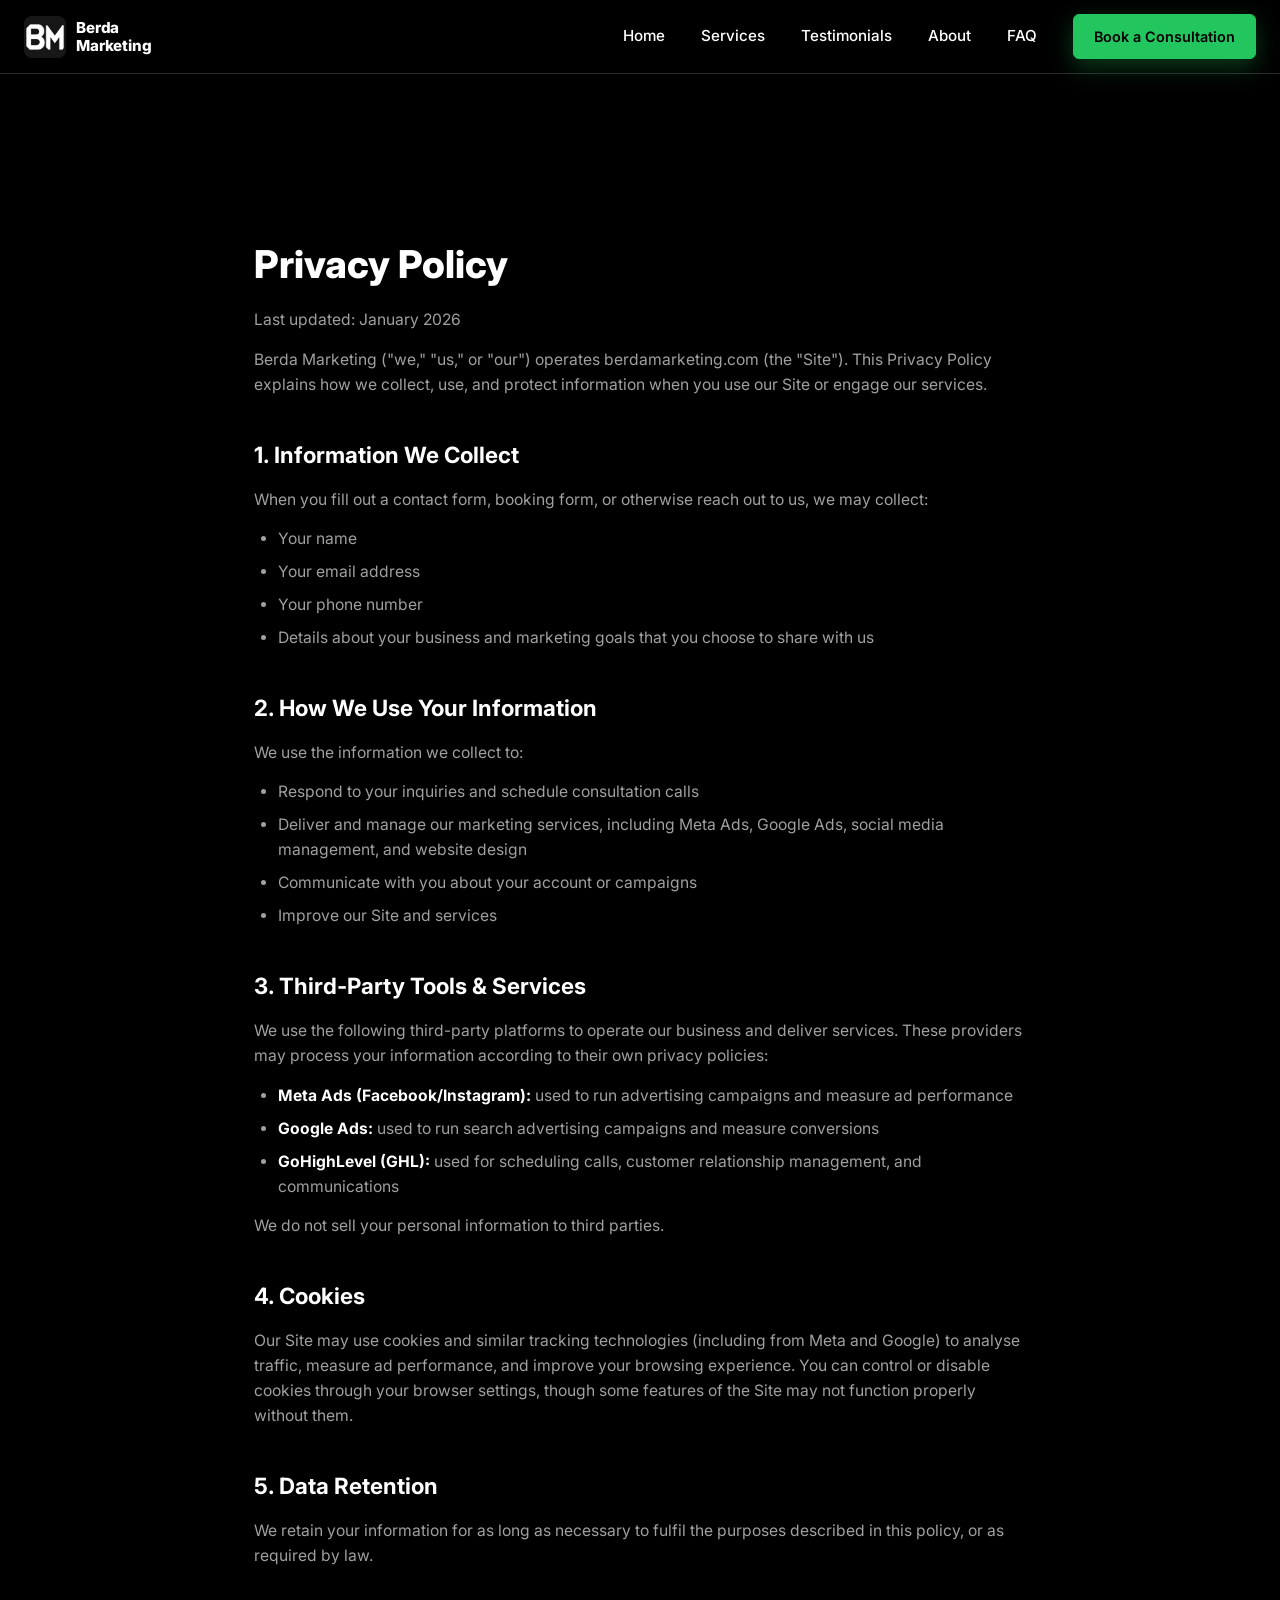
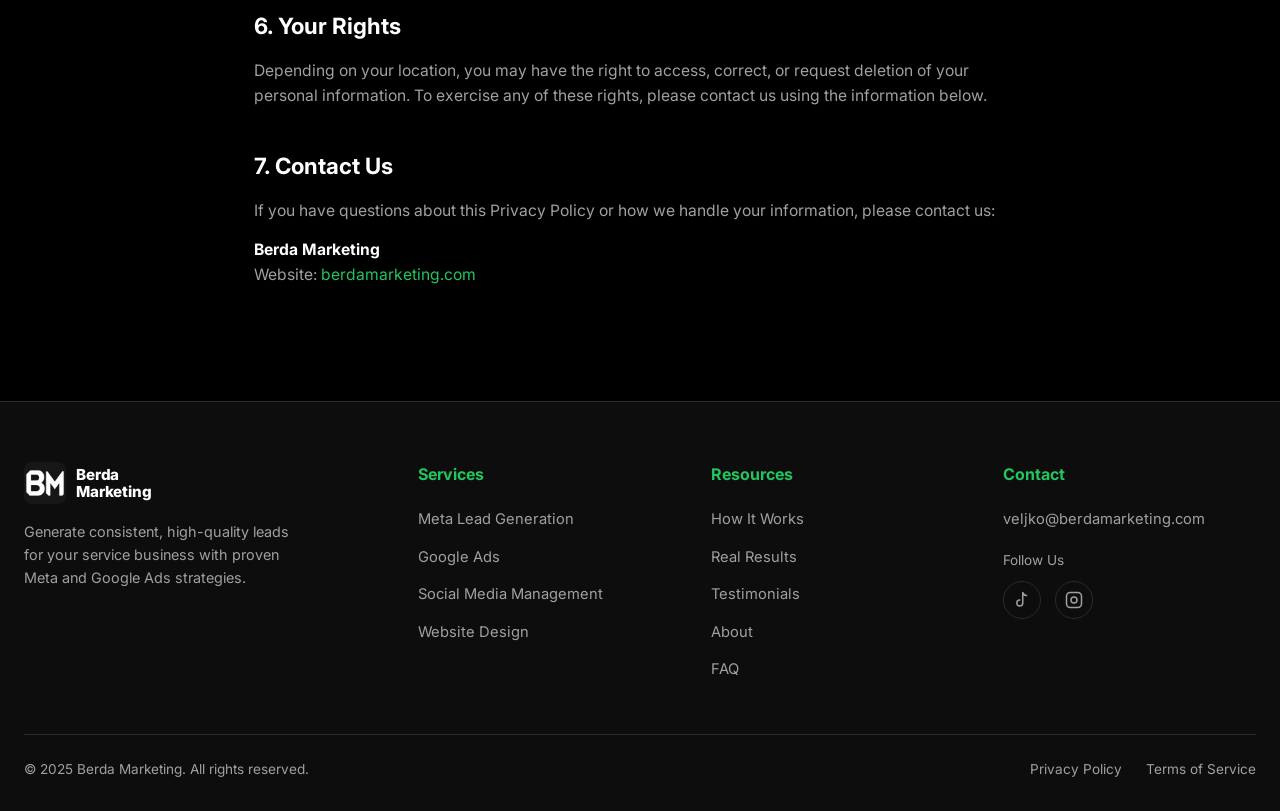
<file: website/privacy-policy.html>
<!DOCTYPE html>
<html lang="en">
<head>
<meta charset="UTF-8">
<meta name="viewport" content="width=device-width, initial-scale=1.0">
<title>Berda Marketing | Privacy Policy</title>
<meta name="description" content="Privacy Policy for Berda Marketing.">
<link rel="icon" href="favicon.ico" sizes="any">
<link rel="icon" type="image/png" href="assets/favicon.png">
<link rel="apple-touch-icon" href="assets/apple-touch-icon.png">

<!-- Meta Pixel placeholder: uncomment and fill in your Pixel ID -->
<!-- <script>
  !function(f,b,e,v,n,t,s){...}(window,document,'script','https://connect.facebook.net/en_US/fbevents.js');
  fbq('init', 'YOUR_PIXEL_ID');
  fbq('track', 'PageView');
</script> -->

<!-- Google Analytics placeholder: uncomment and fill in your GA4 Measurement ID -->
<!-- <script async src="https://www.googletagmanager.com/gtag/js?id=G-XXXXXXXXXX"></script>
<script>
  window.dataLayer = window.dataLayer || [];
  function gtag(){dataLayer.push(arguments);}
  gtag('js', new Date());
  gtag('config', 'G-XXXXXXXXXX');
</script> -->

<link rel="preconnect" href="https://fonts.googleapis.com">
<link rel="preconnect" href="https://fonts.gstatic.com" crossorigin>
<link href="https://fonts.googleapis.com/css2?family=Inter:wght@400;500;600;700;800&display=swap" rel="stylesheet">
<link rel="stylesheet" href="style.css">
</head>
<body>

<!-- ================= NAVBAR ================= -->
<header class="navbar">
  <div class="nav-inner">
    <a href="index.html" class="logo"><img src="assets/favicon.png" alt="Berda Marketing" class="logo-img" width="42" height="42"><span class="logo-text"><span class="logo-line">Berda</span><span class="logo-line">Marketing</span></span></a>
    <nav class="nav-links">
      <a href="index.html">Home</a>
      <a href="index.html#services">Services</a>
      <a href="testimonials.html">Testimonials</a>
      <a href="about.html">About</a>
      <a href="faq.html">FAQ</a>
      <a href="book.html" class="btn btn-solid btn-small">Book a Consultation</a>
    </nav>
    <button class="hamburger" aria-label="Toggle menu">
      <span></span><span></span><span></span>
    </button>
  </div>
</header>

<!-- ================= PRIVACY POLICY ================= -->
<main class="legal-page">
  <h1 class="reveal">Privacy Policy</h1>
  <p class="legal-updated reveal" style="--reveal-delay: 0.1s">Last updated: January 2026</p>

  <p>Berda Marketing ("we," "us," or "our") operates berdamarketing.com (the "Site"). This Privacy Policy explains how we collect, use, and protect information when you use our Site or engage our services.</p>

  <h2 class="reveal">1. Information We Collect</h2>
  <p>When you fill out a contact form, booking form, or otherwise reach out to us, we may collect:</p>
  <ul>
    <li>Your name</li>
    <li>Your email address</li>
    <li>Your phone number</li>
    <li>Details about your business and marketing goals that you choose to share with us</li>
  </ul>

  <h2 class="reveal">2. How We Use Your Information</h2>
  <p>We use the information we collect to:</p>
  <ul>
    <li>Respond to your inquiries and schedule consultation calls</li>
    <li>Deliver and manage our marketing services, including Meta Ads, Google Ads, social media management, and website design</li>
    <li>Communicate with you about your account or campaigns</li>
    <li>Improve our Site and services</li>
  </ul>

  <h2 class="reveal">3. Third-Party Tools &amp; Services</h2>
  <p>We use the following third-party platforms to operate our business and deliver services. These providers may process your information according to their own privacy policies:</p>
  <ul>
    <li><strong>Meta Ads (Facebook/Instagram):</strong> used to run advertising campaigns and measure ad performance</li>
    <li><strong>Google Ads:</strong> used to run search advertising campaigns and measure conversions</li>
    <li><strong>GoHighLevel (GHL):</strong> used for scheduling calls, customer relationship management, and communications</li>
  </ul>
  <p>We do not sell your personal information to third parties.</p>

  <h2 class="reveal">4. Cookies</h2>
  <p>Our Site may use cookies and similar tracking technologies (including from Meta and Google) to analyse traffic, measure ad performance, and improve your browsing experience. You can control or disable cookies through your browser settings, though some features of the Site may not function properly without them.</p>

  <h2 class="reveal">5. Data Retention</h2>
  <p>We retain your information for as long as necessary to fulfil the purposes described in this policy, or as required by law.</p>

  <h2 class="reveal">6. Your Rights</h2>
  <p>Depending on your location, you may have the right to access, correct, or request deletion of your personal information. To exercise any of these rights, please contact us using the information below.</p>

  <h2 class="reveal">7. Contact Us</h2>
  <p>If you have questions about this Privacy Policy or how we handle your information, please contact us:</p>
  <p><strong>Berda Marketing</strong><br>
  Website: <a href="https://berdamarketing.com" target="_blank" rel="noopener">berdamarketing.com</a></p>
</main>

<!-- ================= FOOTER ================= -->
<footer class="footer">
  <div class="container">
    <div class="footer-grid">
      <div class="footer-brand-col">
        <a href="index.html" class="logo"><img src="assets/favicon.png" alt="Berda Marketing" class="logo-img" width="42" height="42"><span class="logo-text"><span class="logo-line">Berda</span><span class="logo-line">Marketing</span></span></a>
        <p class="footer-tagline">Generate consistent, high-quality leads for your service business with proven Meta and Google Ads strategies.</p>
      </div>

      <div class="footer-col">
        <h4>Services</h4>
        <ul>
          <li><a href="index.html#services">Meta Lead Generation</a></li>
          <li><a href="index.html#services">Google Ads</a></li>
          <li><a href="index.html#services">Social Media Management</a></li>
          <li><a href="index.html#services">Website Design</a></li>
        </ul>
      </div>

      <div class="footer-col">
        <h4>Resources</h4>
        <ul>
          <li><a href="index.html#how-it-works">How It Works</a></li>
          <li><a href="index.html#results">Real Results</a></li>
          <li><a href="testimonials.html">Testimonials</a></li>
          <li><a href="about.html">About</a></li>
          <li><a href="faq.html">FAQ</a></li>
        </ul>
      </div>

      <div class="footer-col">
        <h4>Contact</h4>
        <ul>
          <li><a href="mailto:veljko@berdamarketing.com">veljko@berdamarketing.com</a></li>
        </ul>
        <p class="footer-follow-label">Follow Us</p>
        <div class="footer-social">
          <a href="https://www.tiktok.com/@berdamarketing" target="_blank" rel="noopener" class="social-icon" aria-label="TikTok">
            <svg width="18" height="18" viewBox="0 0 24 24" fill="none" stroke="currentColor" stroke-width="2" stroke-linecap="round" stroke-linejoin="round"><path d="M9 12a4 4 0 1 0 4 4V2c.7 2.3 2.6 4 5 4"/></svg>
          </a>
          <a href="https://www.instagram.com/berdamarketing/" target="_blank" rel="noopener" class="social-icon" aria-label="Instagram">
            <svg width="18" height="18" viewBox="0 0 24 24" fill="none" stroke="currentColor" stroke-width="2"><rect x="2" y="2" width="20" height="20" rx="5"/><circle cx="12" cy="12" r="4"/><line x1="17.5" y1="6.5" x2="17.5" y2="6.5"/></svg>
          </a>
        </div>
      </div>
    </div>

    <div class="footer-bottom-bar">
      <p>&copy; 2025 Berda Marketing. All rights reserved.</p>
      <div class="footer-bottom-links">
        <a href="privacy-policy.html">Privacy Policy</a>
        <a href="terms-of-service.html">Terms of Service</a>
      </div>
    </div>
  </div>
</footer>


<script src="main.js"></script>
</body>
</html>
</file>
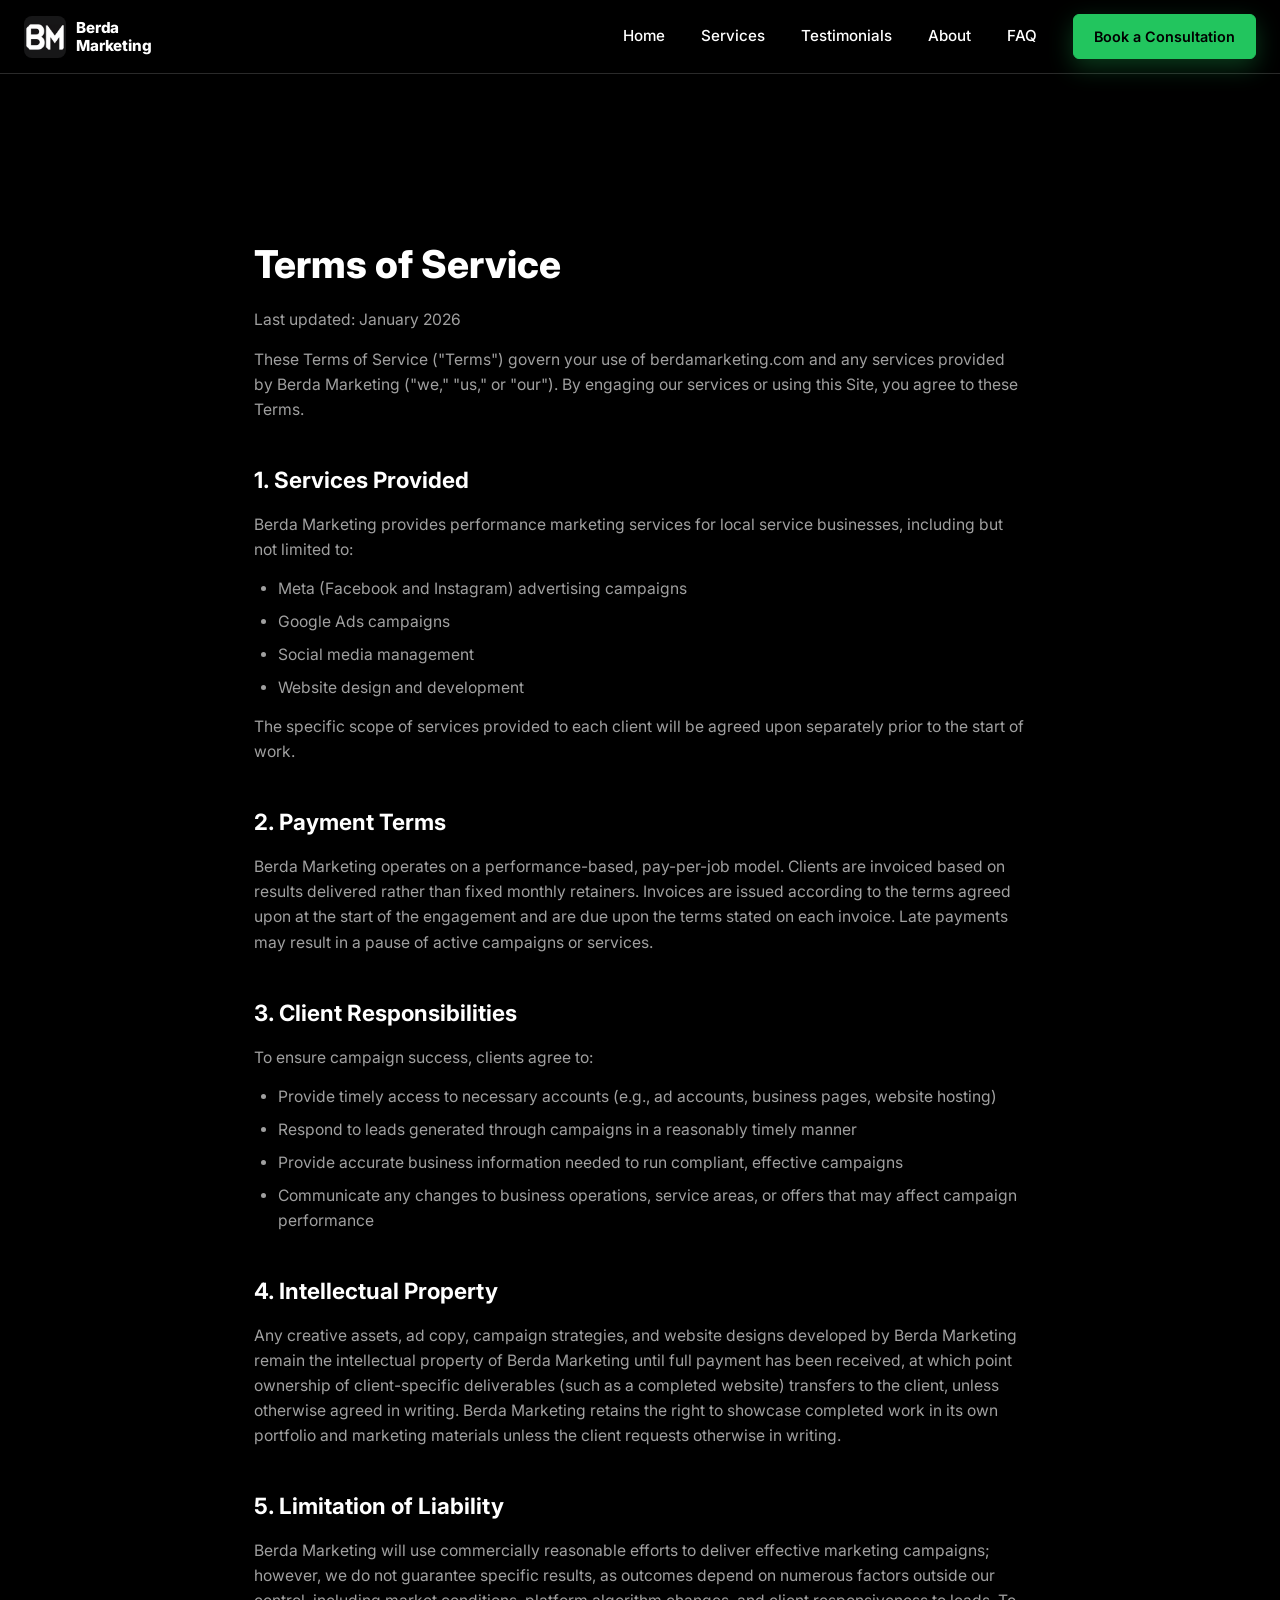
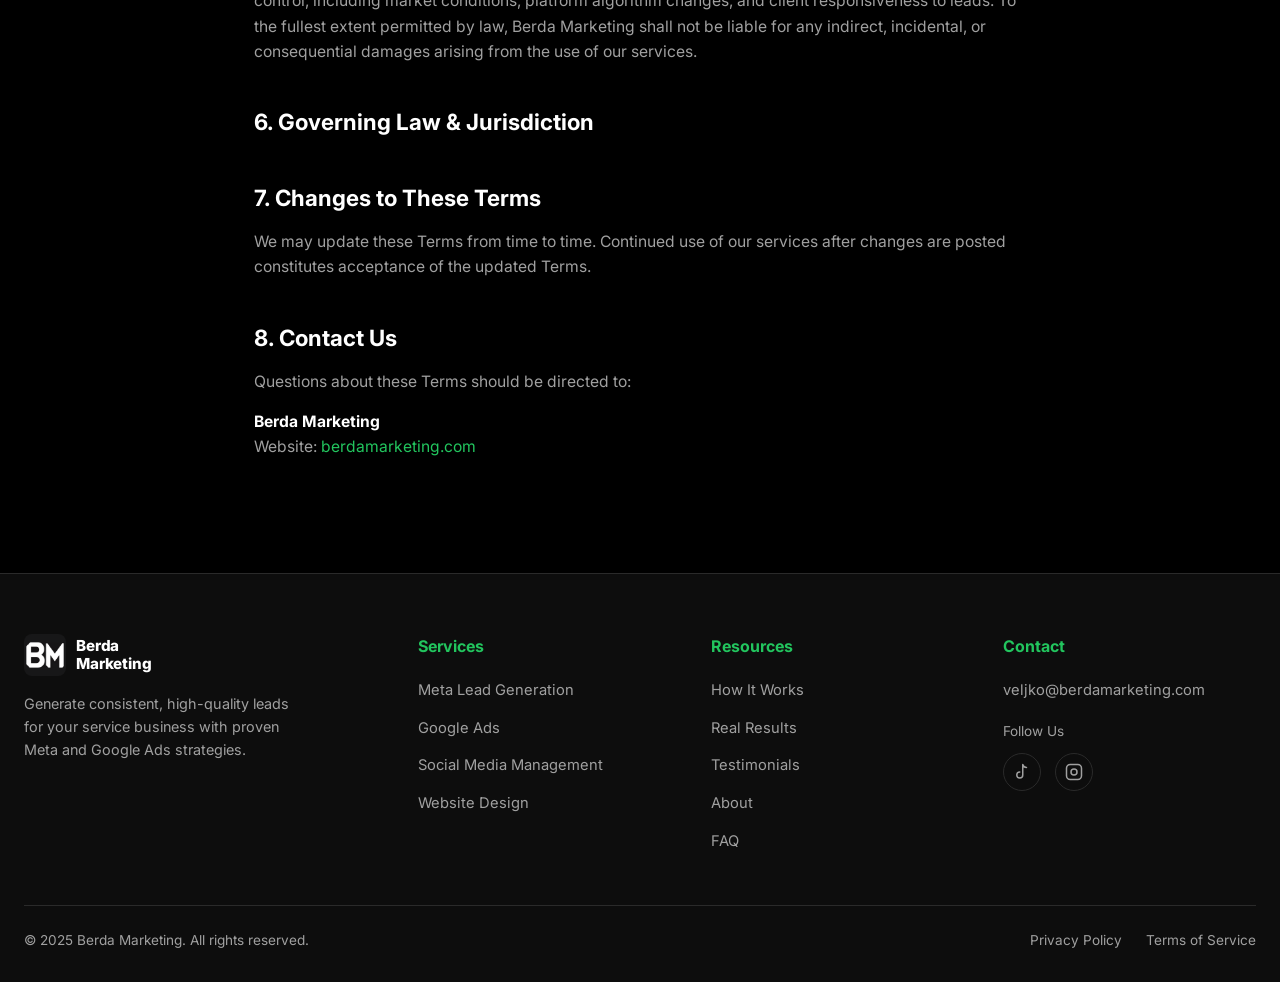
<file: website/terms-of-service.html>
<!DOCTYPE html>
<html lang="en">
<head>
<meta charset="UTF-8">
<meta name="viewport" content="width=device-width, initial-scale=1.0">
<title>Berda Marketing | Terms of Service</title>
<meta name="description" content="Terms of Service for Berda Marketing.">
<link rel="icon" href="favicon.ico" sizes="any">
<link rel="icon" type="image/png" href="assets/favicon.png">
<link rel="apple-touch-icon" href="assets/apple-touch-icon.png">

<!-- Meta Pixel placeholder: uncomment and fill in your Pixel ID -->
<!-- <script>
  !function(f,b,e,v,n,t,s){...}(window,document,'script','https://connect.facebook.net/en_US/fbevents.js');
  fbq('init', 'YOUR_PIXEL_ID');
  fbq('track', 'PageView');
</script> -->

<!-- Google Analytics placeholder: uncomment and fill in your GA4 Measurement ID -->
<!-- <script async src="https://www.googletagmanager.com/gtag/js?id=G-XXXXXXXXXX"></script>
<script>
  window.dataLayer = window.dataLayer || [];
  function gtag(){dataLayer.push(arguments);}
  gtag('js', new Date());
  gtag('config', 'G-XXXXXXXXXX');
</script> -->

<link rel="preconnect" href="https://fonts.googleapis.com">
<link rel="preconnect" href="https://fonts.gstatic.com" crossorigin>
<link href="https://fonts.googleapis.com/css2?family=Inter:wght@400;500;600;700;800&display=swap" rel="stylesheet">
<link rel="stylesheet" href="style.css">
</head>
<body>

<!-- ================= NAVBAR ================= -->
<header class="navbar">
  <div class="nav-inner">
    <a href="index.html" class="logo"><img src="assets/favicon.png" alt="Berda Marketing" class="logo-img" width="42" height="42"><span class="logo-text"><span class="logo-line">Berda</span><span class="logo-line">Marketing</span></span></a>
    <nav class="nav-links">
      <a href="index.html">Home</a>
      <a href="index.html#services">Services</a>
      <a href="testimonials.html">Testimonials</a>
      <a href="about.html">About</a>
      <a href="faq.html">FAQ</a>
      <a href="book.html" class="btn btn-solid btn-small">Book a Consultation</a>
    </nav>
    <button class="hamburger" aria-label="Toggle menu">
      <span></span><span></span><span></span>
    </button>
  </div>
</header>

<!-- ================= TERMS OF SERVICE ================= -->
<main class="legal-page">
  <h1 class="reveal">Terms of Service</h1>
  <p class="legal-updated reveal" style="--reveal-delay: 0.1s">Last updated: January 2026</p>

  <p>These Terms of Service ("Terms") govern your use of berdamarketing.com and any services provided by Berda Marketing ("we," "us," or "our"). By engaging our services or using this Site, you agree to these Terms.</p>

  <h2 class="reveal">1. Services Provided</h2>
  <p>Berda Marketing provides performance marketing services for local service businesses, including but not limited to:</p>
  <ul>
    <li>Meta (Facebook and Instagram) advertising campaigns</li>
    <li>Google Ads campaigns</li>
    <li>Social media management</li>
    <li>Website design and development</li>
  </ul>
  <p>The specific scope of services provided to each client will be agreed upon separately prior to the start of work.</p>

  <h2 class="reveal">2. Payment Terms</h2>
  <p>Berda Marketing operates on a performance-based, pay-per-job model. Clients are invoiced based on results delivered rather than fixed monthly retainers. Invoices are issued according to the terms agreed upon at the start of the engagement and are due upon the terms stated on each invoice. Late payments may result in a pause of active campaigns or services.</p>

  <h2 class="reveal">3. Client Responsibilities</h2>
  <p>To ensure campaign success, clients agree to:</p>
  <ul>
    <li>Provide timely access to necessary accounts (e.g., ad accounts, business pages, website hosting)</li>
    <li>Respond to leads generated through campaigns in a reasonably timely manner</li>
    <li>Provide accurate business information needed to run compliant, effective campaigns</li>
    <li>Communicate any changes to business operations, service areas, or offers that may affect campaign performance</li>
  </ul>

  <h2 class="reveal">4. Intellectual Property</h2>
  <p>Any creative assets, ad copy, campaign strategies, and website designs developed by Berda Marketing remain the intellectual property of Berda Marketing until full payment has been received, at which point ownership of client-specific deliverables (such as a completed website) transfers to the client, unless otherwise agreed in writing. Berda Marketing retains the right to showcase completed work in its own portfolio and marketing materials unless the client requests otherwise in writing.</p>

  <h2 class="reveal">5. Limitation of Liability</h2>
  <p>Berda Marketing will use commercially reasonable efforts to deliver effective marketing campaigns; however, we do not guarantee specific results, as outcomes depend on numerous factors outside our control, including market conditions, platform algorithm changes, and client responsiveness to leads. To the fullest extent permitted by law, Berda Marketing shall not be liable for any indirect, incidental, or consequential damages arising from the use of our services.</p>

  <h2 class="reveal">6. Governing Law &amp; Jurisdiction</h2>
  <p><!-- TODO: Insert governing law / jurisdiction (state and country) before publishing --></p>

  <h2 class="reveal">7. Changes to These Terms</h2>
  <p>We may update these Terms from time to time. Continued use of our services after changes are posted constitutes acceptance of the updated Terms.</p>

  <h2 class="reveal">8. Contact Us</h2>
  <p>Questions about these Terms should be directed to:</p>
  <p><strong>Berda Marketing</strong><br>
  Website: <a href="https://berdamarketing.com" target="_blank" rel="noopener">berdamarketing.com</a></p>
</main>

<!-- ================= FOOTER ================= -->
<footer class="footer">
  <div class="container">
    <div class="footer-grid">
      <div class="footer-brand-col">
        <a href="index.html" class="logo"><img src="assets/favicon.png" alt="Berda Marketing" class="logo-img" width="42" height="42"><span class="logo-text"><span class="logo-line">Berda</span><span class="logo-line">Marketing</span></span></a>
        <p class="footer-tagline">Generate consistent, high-quality leads for your service business with proven Meta and Google Ads strategies.</p>
      </div>

      <div class="footer-col">
        <h4>Services</h4>
        <ul>
          <li><a href="index.html#services">Meta Lead Generation</a></li>
          <li><a href="index.html#services">Google Ads</a></li>
          <li><a href="index.html#services">Social Media Management</a></li>
          <li><a href="index.html#services">Website Design</a></li>
        </ul>
      </div>

      <div class="footer-col">
        <h4>Resources</h4>
        <ul>
          <li><a href="index.html#how-it-works">How It Works</a></li>
          <li><a href="index.html#results">Real Results</a></li>
          <li><a href="testimonials.html">Testimonials</a></li>
          <li><a href="about.html">About</a></li>
          <li><a href="faq.html">FAQ</a></li>
        </ul>
      </div>

      <div class="footer-col">
        <h4>Contact</h4>
        <ul>
          <li><a href="mailto:veljko@berdamarketing.com">veljko@berdamarketing.com</a></li>
        </ul>
        <p class="footer-follow-label">Follow Us</p>
        <div class="footer-social">
          <a href="https://www.tiktok.com/@berdamarketing" target="_blank" rel="noopener" class="social-icon" aria-label="TikTok">
            <svg width="18" height="18" viewBox="0 0 24 24" fill="none" stroke="currentColor" stroke-width="2" stroke-linecap="round" stroke-linejoin="round"><path d="M9 12a4 4 0 1 0 4 4V2c.7 2.3 2.6 4 5 4"/></svg>
          </a>
          <a href="https://www.instagram.com/berdamarketing/" target="_blank" rel="noopener" class="social-icon" aria-label="Instagram">
            <svg width="18" height="18" viewBox="0 0 24 24" fill="none" stroke="currentColor" stroke-width="2"><rect x="2" y="2" width="20" height="20" rx="5"/><circle cx="12" cy="12" r="4"/><line x1="17.5" y1="6.5" x2="17.5" y2="6.5"/></svg>
          </a>
        </div>
      </div>
    </div>

    <div class="footer-bottom-bar">
      <p>&copy; 2025 Berda Marketing. All rights reserved.</p>
      <div class="footer-bottom-links">
        <a href="privacy-policy.html">Privacy Policy</a>
        <a href="terms-of-service.html">Terms of Service</a>
      </div>
    </div>
  </div>
</footer>


<script src="main.js"></script>
</body>
</html>
</file>
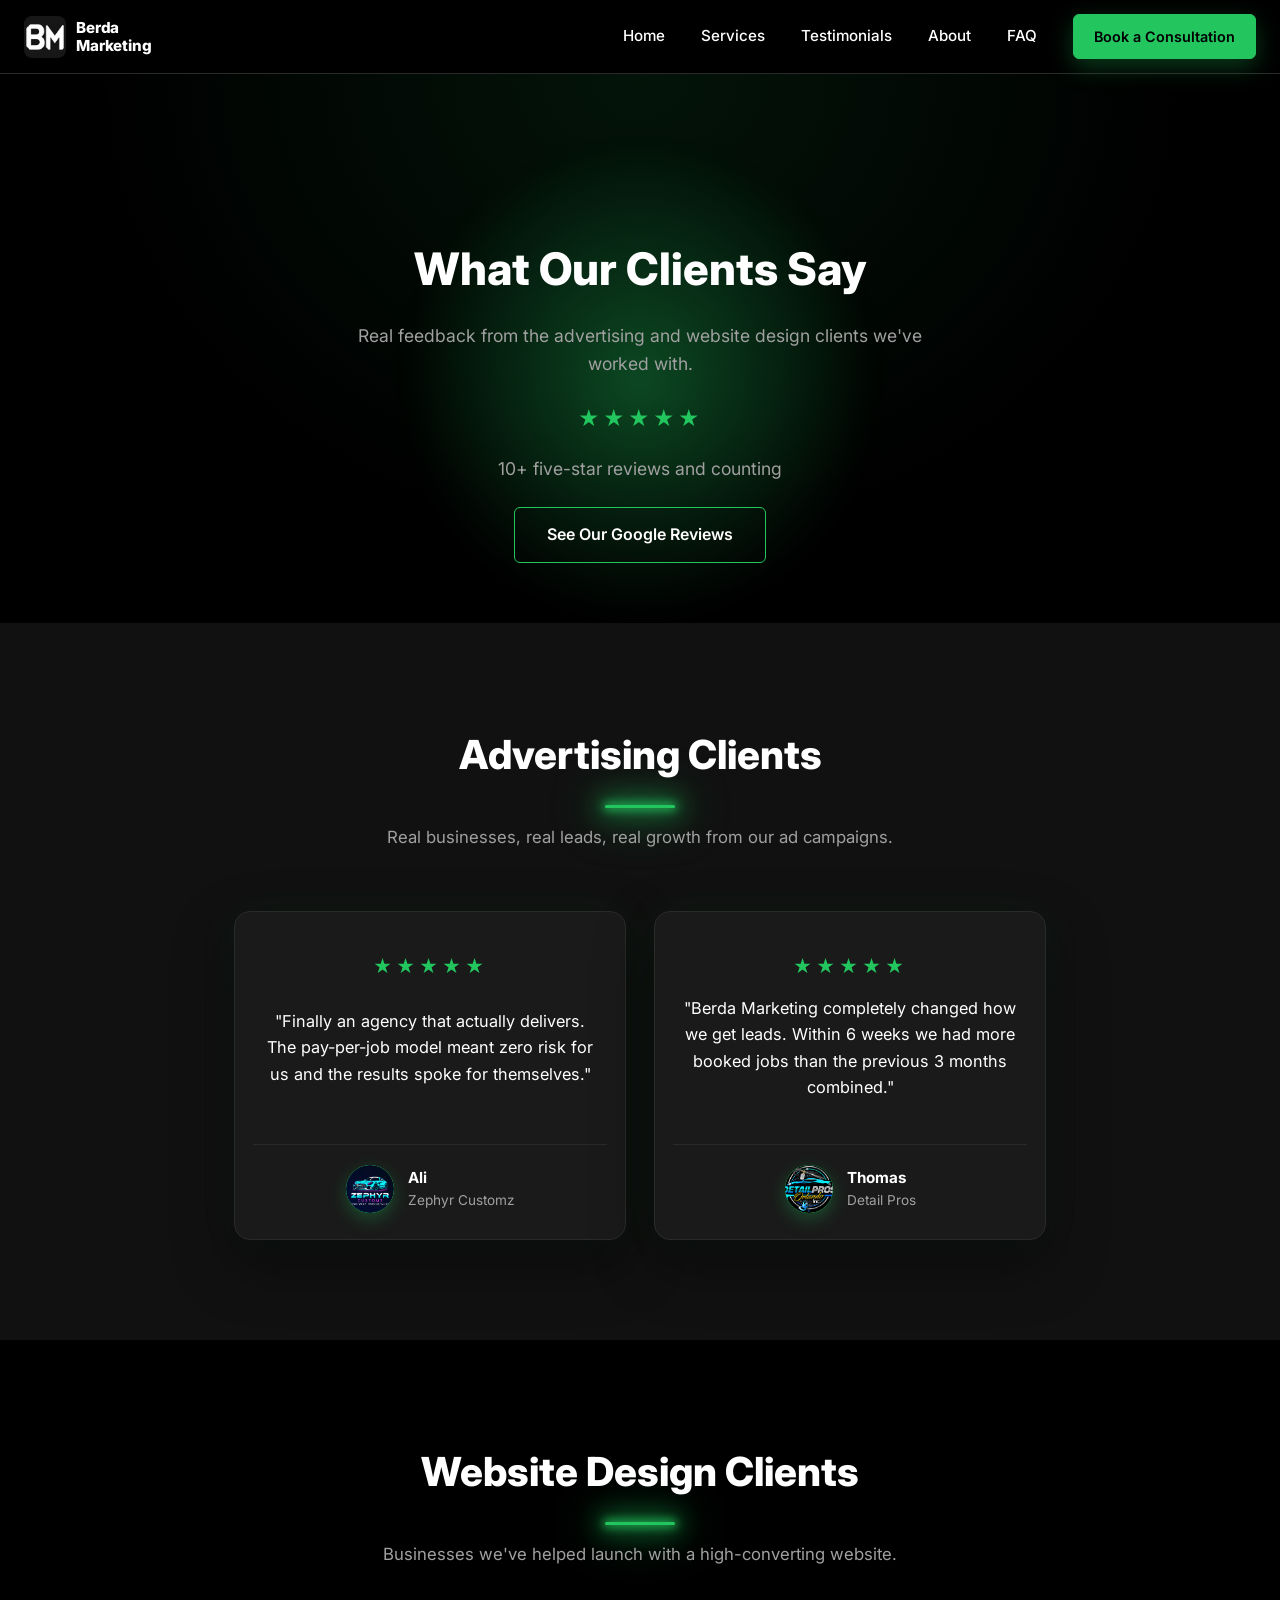
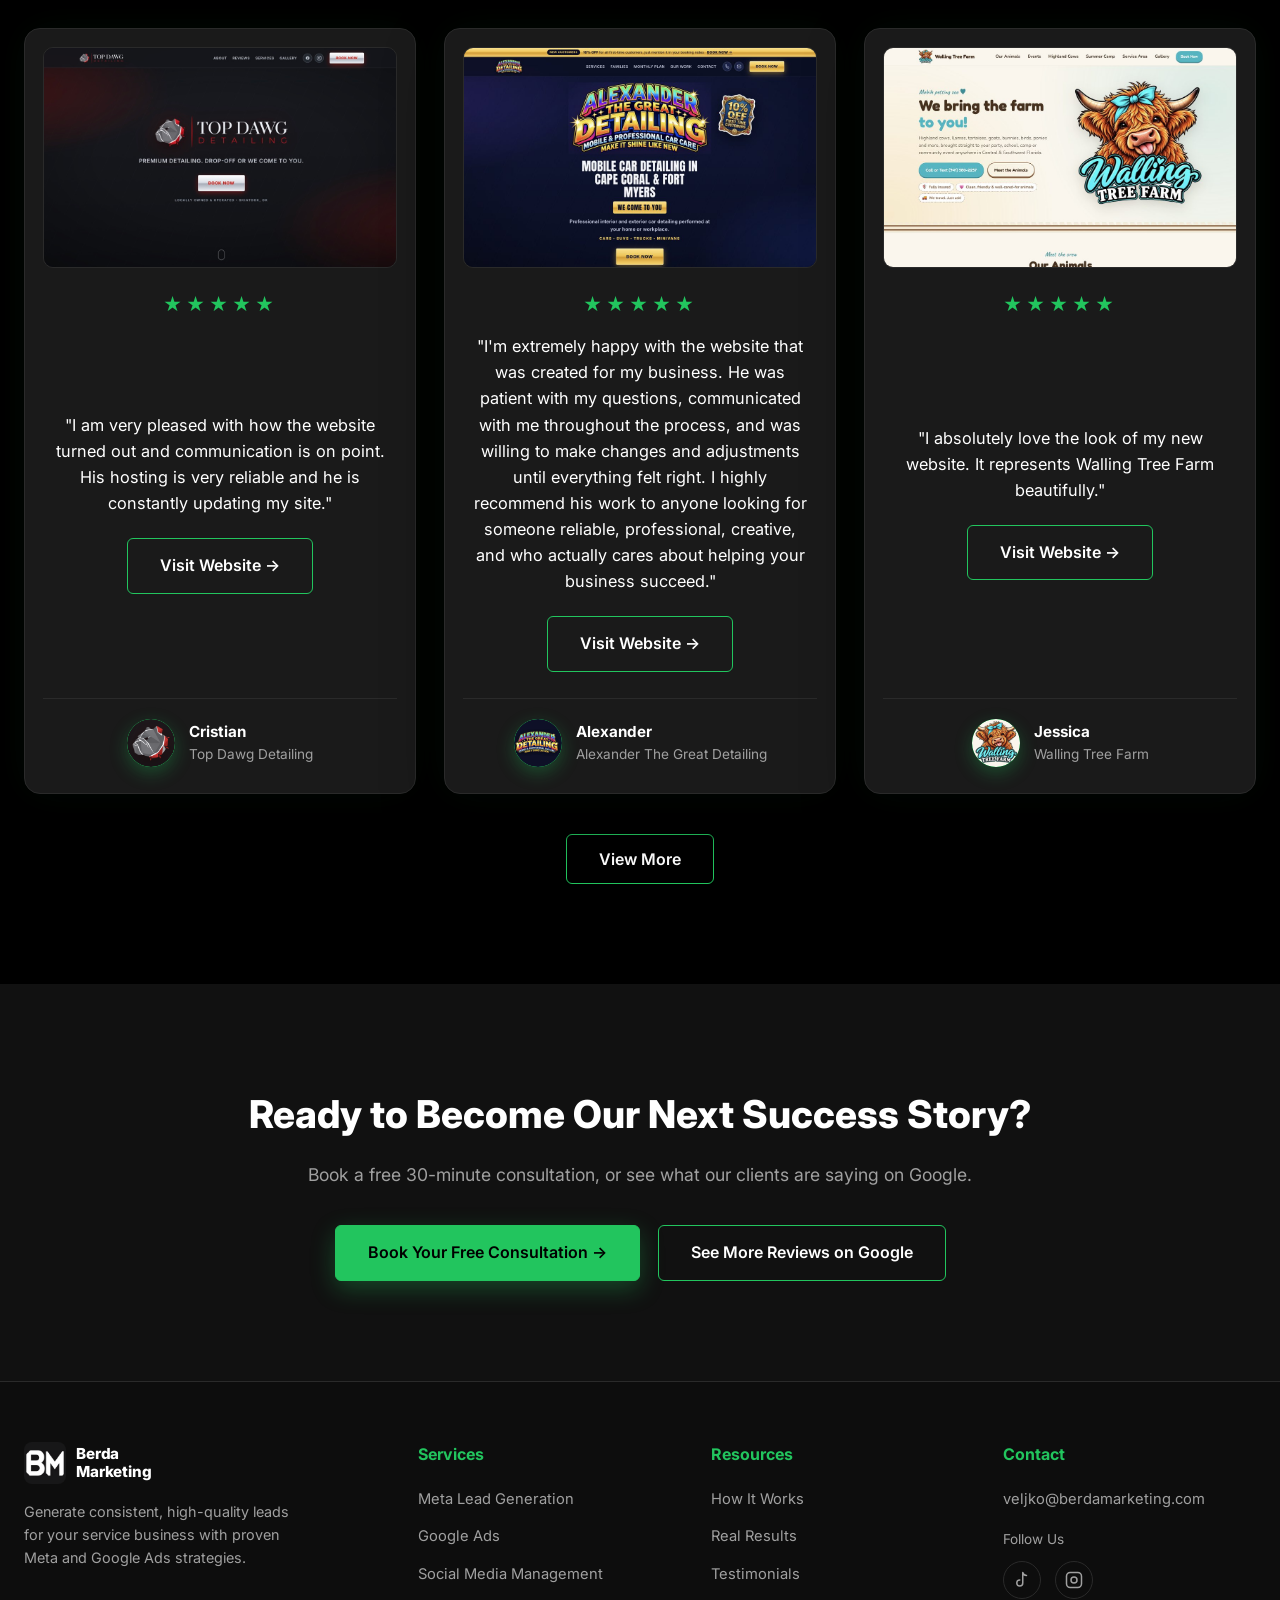
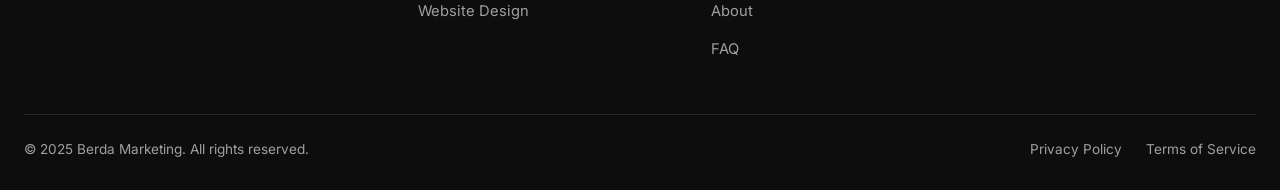
<file: website/testimonials.html>
<!DOCTYPE html>
<html lang="en">
<head>
<meta charset="UTF-8">
<meta name="viewport" content="width=device-width, initial-scale=1.0">
<title>Berda Marketing | Client Testimonials</title>
<meta name="description" content="Real feedback from Berda Marketing's advertising and website design clients.">
<link rel="icon" href="favicon.ico" sizes="any">
<link rel="icon" type="image/png" href="assets/favicon.png">
<link rel="apple-touch-icon" href="assets/apple-touch-icon.png">

<!-- Meta Pixel placeholder: uncomment and fill in your Pixel ID -->
<!-- <script>
  !function(f,b,e,v,n,t,s){...}(window,document,'script','https://connect.facebook.net/en_US/fbevents.js');
  fbq('init', 'YOUR_PIXEL_ID');
  fbq('track', 'PageView');
</script> -->

<!-- Google Analytics placeholder: uncomment and fill in your GA4 Measurement ID -->
<!-- <script async src="https://www.googletagmanager.com/gtag/js?id=G-XXXXXXXXXX"></script>
<script>
  window.dataLayer = window.dataLayer || [];
  function gtag(){dataLayer.push(arguments);}
  gtag('js', new Date());
  gtag('config', 'G-XXXXXXXXXX');
</script> -->

<link rel="preconnect" href="https://fonts.googleapis.com">
<link rel="preconnect" href="https://fonts.gstatic.com" crossorigin>
<link href="https://fonts.googleapis.com/css2?family=Inter:wght@400;500;600;700;800&display=swap" rel="stylesheet">
<link rel="stylesheet" href="style.css">
</head>
<body>

<!-- ================= NAVBAR ================= -->
<header class="navbar">
  <div class="nav-inner">
    <a href="index.html" class="logo"><img src="assets/favicon.png" alt="Berda Marketing" class="logo-img" width="42" height="42"><span class="logo-text"><span class="logo-line">Berda</span><span class="logo-line">Marketing</span></span></a>
    <nav class="nav-links">
      <a href="index.html">Home</a>
      <a href="index.html#services">Services</a>
      <a href="testimonials.html">Testimonials</a>
      <a href="about.html">About</a>
      <a href="faq.html">FAQ</a>
      <a href="book.html" class="btn btn-solid btn-small">Book a Consultation</a>
    </nav>
    <button class="hamburger" aria-label="Toggle menu">
      <span></span><span></span><span></span>
    </button>
  </div>
</header>

<!-- ================= PAGE HEADER ================= -->
<section class="testimonials-hero">
  <div class="hero-glow-orb">
    <div class="hero-glow-orb-bg"></div>
  </div>
  <div class="container">
    <h1 class="reveal">What Our Clients Say</h1>
    <p class="reveal" style="--reveal-delay: 0.1s">Real feedback from the advertising and website design clients we've worked with.</p>
    <div class="stars reveal" style="--reveal-delay: 0.2s; justify-content: center; display: flex; margin-top: 24px;">★★★★★</div>
    <p class="reveal" style="--reveal-delay: 0.2s; color: var(--text-secondary); margin-top: 4px;">10+ five-star reviews and counting</p>
    <a href="https://maps.app.goo.gl/UEbq8KUonDp8ES2B6" target="_blank" rel="noopener" class="btn btn-outline reveal" style="--reveal-delay: 0.3s; margin-top: 24px;">See Our Google Reviews</a>
  </div>
</section>

<!-- ================= ADS CLIENTS ================= -->
<section class="bg-dark">
  <div class="container">
    <div class="section-heading reveal">
      <h2>Advertising Clients</h2>
      <div class="section-divider"></div>
    </div>
    <p class="section-subheading reveal">Real businesses, real leads, real growth from our ad campaigns.</p>
    <div class="testimonials-grid" data-testimonials-grid="ads"></div>
  </div>
</section>

<!-- ================= WEBSITE DESIGN CLIENTS ================= -->
<section class="bg-black">
  <div class="container">
    <div class="section-heading reveal">
      <h2>Website Design Clients</h2>
      <div class="section-divider"></div>
    </div>
    <p class="section-subheading reveal">Businesses we've helped launch with a high-converting website.</p>
    <div class="testimonials-grid" data-testimonials-grid="web"></div>
  </div>
</section>

<!-- ================= FINAL CTA ================= -->
<section class="bg-dark final-cta">
  <div class="container">
    <h2 class="reveal">Ready to Become Our Next Success Story?</h2>
    <p class="reveal" style="--reveal-delay: 0.1s">Book a free 30-minute consultation, or see what our clients are saying on Google.</p>
    <div class="hero-ctas reveal" style="--reveal-delay: 0.2s; justify-content: center;">
      <a href="book.html" class="btn btn-solid">Book Your Free Consultation &rarr;</a>
      <a href="https://maps.app.goo.gl/UEbq8KUonDp8ES2B6" target="_blank" rel="noopener" class="btn btn-outline">See More Reviews on Google</a>
    </div>
  </div>
</section>

<!-- ================= FOOTER ================= -->
<footer class="footer">
  <div class="container">
    <div class="footer-grid">
      <div class="footer-brand-col">
        <a href="index.html" class="logo"><img src="assets/favicon.png" alt="Berda Marketing" class="logo-img" width="42" height="42"><span class="logo-text"><span class="logo-line">Berda</span><span class="logo-line">Marketing</span></span></a>
        <p class="footer-tagline">Generate consistent, high-quality leads for your service business with proven Meta and Google Ads strategies.</p>
      </div>

      <div class="footer-col">
        <h4>Services</h4>
        <ul>
          <li><a href="index.html#services">Meta Lead Generation</a></li>
          <li><a href="index.html#services">Google Ads</a></li>
          <li><a href="index.html#services">Social Media Management</a></li>
          <li><a href="index.html#services">Website Design</a></li>
        </ul>
      </div>

      <div class="footer-col">
        <h4>Resources</h4>
        <ul>
          <li><a href="index.html#how-it-works">How It Works</a></li>
          <li><a href="index.html#results">Real Results</a></li>
          <li><a href="testimonials.html">Testimonials</a></li>
          <li><a href="about.html">About</a></li>
          <li><a href="faq.html">FAQ</a></li>
        </ul>
      </div>

      <div class="footer-col">
        <h4>Contact</h4>
        <ul>
          <li><a href="mailto:veljko@berdamarketing.com">veljko@berdamarketing.com</a></li>
        </ul>
        <p class="footer-follow-label">Follow Us</p>
        <div class="footer-social">
          <a href="https://www.tiktok.com/@berdamarketing" target="_blank" rel="noopener" class="social-icon" aria-label="TikTok">
            <svg width="18" height="18" viewBox="0 0 24 24" fill="none" stroke="currentColor" stroke-width="2" stroke-linecap="round" stroke-linejoin="round"><path d="M9 12a4 4 0 1 0 4 4V2c.7 2.3 2.6 4 5 4"/></svg>
          </a>
          <a href="https://www.instagram.com/berdamarketing/" target="_blank" rel="noopener" class="social-icon" aria-label="Instagram">
            <svg width="18" height="18" viewBox="0 0 24 24" fill="none" stroke="currentColor" stroke-width="2"><rect x="2" y="2" width="20" height="20" rx="5"/><circle cx="12" cy="12" r="4"/><line x1="17.5" y1="6.5" x2="17.5" y2="6.5"/></svg>
          </a>
        </div>
      </div>
    </div>

    <div class="footer-bottom-bar">
      <p>&copy; 2025 Berda Marketing. All rights reserved.</p>
      <div class="footer-bottom-links">
        <a href="privacy-policy.html">Privacy Policy</a>
        <a href="terms-of-service.html">Terms of Service</a>
      </div>
    </div>
  </div>
</footer>

<script src="main.js"></script>
</body>
</html>
</file>
<file: website/style.css>
/* ==========================================================================
   Berda Marketing shared stylesheet
   ========================================================================== */

:root {
  --bg-black: #000000;
  --bg-dark: #111111;
  --bg-card: #1a1a1a;
  --bg-footer: #0d0d0d;
  --border-color: #2a2a2a;
  --text-primary: #ffffff;
  --text-secondary: #a0a0a0;
  --accent: #22c55e;
  --accent-hover: #16a34a;
  --font: 'Inter', -apple-system, BlinkMacSystemFont, 'Segoe UI', sans-serif;
}

* {
  margin: 0;
  padding: 0;
  box-sizing: border-box;
}

html {
  scroll-behavior: smooth;
}

body {
  font-family: var(--font);
  background: var(--bg-black);
  color: var(--text-primary);
  line-height: 1.6;
  overflow-x: hidden;
}

img { max-width: 100%; }

a { color: inherit; text-decoration: none; }

ul { list-style: none; }

.container {
  max-width: 1600px;
  margin: 0 auto;
  padding: 0 24px;
}

section {
  padding: 100px 0;
}

/* ---------------- Section heading ---------------- */
.section-heading {
  text-align: center;
  margin-bottom: 16px;
}

.section-heading h2 {
  font-size: 2.5rem;
  font-weight: 800;
  display: inline-block;
}

.section-divider {
  width: 70px;
  height: 3px;
  background: var(--accent);
  border-radius: 2px;
  margin: 18px auto 0;
  box-shadow:
    0 0 10px 2px rgba(34, 197, 94, 0.9),
    0 0 24px 6px rgba(34, 197, 94, 0.5),
    0 0 48px 12px rgba(34, 197, 94, 0.25);
}

.section-subheading {
  text-align: center;
  color: var(--text-secondary);
  max-width: 640px;
  margin: 0 auto 60px;
  font-size: 1.05rem;
}

/* ---------------- Buttons ---------------- */
.btn {
  display: inline-flex;
  align-items: center;
  justify-content: center;
  gap: 8px;
  padding: 14px 32px;
  font-family: var(--font);
  font-weight: 600;
  font-size: 1rem;
  border-radius: 6px;
  cursor: pointer;
  border: 1px solid transparent;
  transition: background 0.2s ease, color 0.2s ease, border-color 0.2s ease, transform 0.15s ease;
  white-space: nowrap;
}

.btn:active { transform: scale(0.98); }

.btn-solid {
  background: var(--accent);
  color: #000000;
  border-color: var(--accent);
  box-shadow: 0 8px 24px rgba(34, 197, 94, 0.3);
}

.btn-solid:hover {
  background: var(--accent-hover);
  border-color: var(--accent-hover);
  box-shadow: 0 10px 30px rgba(34, 197, 94, 0.4);
}

.btn-outline {
  background: transparent;
  color: var(--text-primary);
  border: 1px solid var(--accent);
}

.btn-outline:hover {
  background: rgba(34, 197, 94, 0.1);
}

.btn-small {
  padding: 10px 20px;
  font-size: 0.9rem;
}

/* ---------------- Navbar ---------------- */
.navbar {
  position: sticky;
  top: 0;
  z-index: 1000;
  background: var(--bg-black);
  border-bottom: 1px solid var(--border-color);
}

.nav-inner {
  max-width: 1600px;
  margin: 0 auto;
  padding: 14px 24px;
  display: flex;
  align-items: center;
  justify-content: space-between;
}

.logo {
  display: inline-flex;
  flex-direction: row;
  align-items: center;
  gap: 10px;
  color: var(--text-primary);
  flex-shrink: 0;
}

.logo-img {
  height: 42px;
  width: 42px;
  display: block;
  border-radius: 8px;
}

.logo:focus {
  outline: none;
}

.logo:focus-visible {
  outline: 2px solid var(--accent);
  outline-offset: 4px;
  border-radius: 8px;
}

.logo-text {
  display: flex;
  flex-direction: column;
  line-height: 1.15;
}

.logo-line {
  font-size: 0.95rem;
  font-weight: 800;
  color: #ffffff;
  letter-spacing: -0.01em;
  white-space: nowrap;
}

.nav-links {
  display: flex;
  align-items: center;
  gap: 36px;
}

.nav-links a:not(.btn) {
  color: var(--text-primary);
  font-weight: 500;
  font-size: 0.95rem;
  transition: color 0.2s ease;
}

.nav-links a:not(.btn):hover {
  color: var(--accent);
}

.hamburger {
  display: none;
  flex-direction: column;
  gap: 5px;
  cursor: pointer;
  background: none;
  border: none;
  padding: 4px;
  z-index: 1100;
}

.hamburger span {
  display: block;
  width: 26px;
  height: 2px;
  background: var(--text-primary);
  transition: transform 0.25s ease, opacity 0.25s ease;
}

.hamburger.open span:nth-child(1) {
  transform: translateY(7px) rotate(45deg);
}
.hamburger.open span:nth-child(2) {
  opacity: 0;
}
.hamburger.open span:nth-child(3) {
  transform: translateY(-7px) rotate(-45deg);
}

/* ---------------- Hero ---------------- */
.hero {
  position: relative;
  min-height: 100vh;
  display: flex;
  align-items: center;
  justify-content: center;
  text-align: center;
  background: radial-gradient(ellipse at 50% 0%, rgba(34,197,94,0.10), transparent 60%), var(--bg-black);
  padding: 140px 24px 80px;
  overflow: hidden;
}

.hero-wave {
  position: absolute;
  left: 0;
  bottom: 0;
  width: 100%;
  height: 90px;
  pointer-events: none;
  z-index: 1;
}

.hero-wave-path {
  animation: heroWaveGlowPulse 3s ease-in-out infinite;
}

@keyframes heroWaveGlowPulse {
  0%, 100% { opacity: 0.75; }
  50% { opacity: 1; }
}

@media (prefers-reduced-motion: reduce) {
  .hero-wave-path {
    animation: none;
  }
}

.hero-glow-orb {
  position: absolute;
  top: 12%;
  left: 50%;
  transform: translateX(-50%);
  width: 480px;
  height: 480px;
  max-width: 70vw;
  max-height: 70vw;
  z-index: 0;
  pointer-events: none;
  animation: heroOrbPulse 2s ease-in-out infinite;
}

.hero-glow-orb-bg {
  position: absolute;
  inset: 0;
  border-radius: 50%;
  background: radial-gradient(circle, rgba(34, 197, 94, 0.35) 0%, rgba(34, 197, 94, 0) 70%);
  filter: blur(10px);
}

@keyframes heroOrbPulse {
  0%, 100% { transform: translateX(-50%) scale(1); opacity: 0.6; }
  50% { transform: translateX(-50%) scale(2); opacity: 1; }
}

@media (prefers-reduced-motion: reduce) {
  .hero-glow-orb {
    animation: none;
  }
}

.hero-content {
  position: relative;
  z-index: 2;
  max-width: 880px;
}

.hero h1 {
  font-size: 3.6rem;
  font-weight: 800;
  line-height: 1.1;
  letter-spacing: -0.02em;
  margin-bottom: 24px;
}

.hero p {
  font-size: 1.2rem;
  color: var(--text-secondary);
  max-width: 640px;
  margin: 0 auto 40px;
}

.hero-ctas {
  display: flex;
  gap: 18px;
  justify-content: center;
  flex-wrap: wrap;
}

/* ---------------- Services cards ---------------- */
.bg-black { background: var(--bg-black); }
.bg-dark { background: var(--bg-dark); }

.cards-grid-4 {
  display: grid;
  grid-template-columns: repeat(4, 1fr);
  gap: 24px;
}

.card {
  background: var(--bg-card);
  border: 1px solid var(--border-color);
  border-radius: 12px;
  padding: 28px;
  transition: border-color 0.2s ease, transform 0.2s ease;
}

.card:hover {
  border-color: var(--accent);
  transform: translateY(-4px);
  box-shadow: 0 16px 40px rgba(34, 197, 94, 0.14);
}

.card-top {
  display: flex;
  align-items: flex-start;
  justify-content: space-between;
  margin-bottom: 20px;
}

.icon-box {
  width: 52px;
  height: 52px;
  background: var(--accent);
  border-radius: 10px;
  display: flex;
  align-items: center;
  justify-content: center;
  flex-shrink: 0;
  box-shadow: 0 10px 24px rgba(34, 197, 94, 0.28);
}

.icon-box svg {
  width: 26px;
  height: 26px;
  stroke: #000000;
}

.card-chevron {
  color: var(--text-secondary);
  font-size: 1.2rem;
  display: inline-block;
  transition: transform 0.3s ease;
}

.card h3 {
  font-size: 1.2rem;
  font-weight: 700;
  margin-bottom: 10px;
}

.card p {
  color: var(--text-secondary);
  font-size: 0.95rem;
}

.card.expandable {
  cursor: pointer;
}

.card.expandable:focus-visible {
  outline: 2px solid var(--accent);
  outline-offset: 2px;
}

.card.expandable.open .card-chevron {
  transform: rotate(90deg);
  color: var(--accent);
}

.card-expand {
  display: grid;
  grid-template-rows: 0fr;
  transition: grid-template-rows 0.35s ease;
}

.card-expand > div {
  overflow: hidden;
}

.card.expandable.open .card-expand {
  grid-template-rows: 1fr;
}

.card-expand-list {
  margin-top: 16px;
  padding-top: 16px;
  border-top: 1px solid var(--border-color);
}

.card-expand-list li {
  position: relative;
  padding-left: 22px;
  color: var(--text-secondary);
  font-size: 0.88rem;
  margin-bottom: 8px;
}

.card-expand-list li::before {
  content: '\2713';
  position: absolute;
  left: 0;
  color: var(--accent);
  font-weight: 700;
}

/* ---------------- Results ---------------- */
.results-grid {
  display: flex;
  flex-wrap: wrap;
  justify-content: center;
  gap: 24px;
}

.result-card {
  background: var(--bg-card);
  border: 1px solid var(--border-color);
  border-radius: 12px;
  padding: 32px;
  flex: 1 1 340px;
  max-width: 380px;
  transition: transform 0.3s ease, border-color 0.3s ease, box-shadow 0.3s ease;
}

.result-card:hover {
  transform: translateY(-6px);
  border-color: var(--accent);
  box-shadow: 0 14px 32px rgba(34, 197, 94, 0.16);
}

.result-card .icon-box {
  transition: transform 0.3s ease;
}

.result-card:hover .icon-box {
  transform: scale(1.1);
}

.result-top {
  display: flex;
  align-items: center;
  justify-content: space-between;
  margin-bottom: 24px;
}

.result-title {
  font-size: 1.2rem;
  font-weight: 700;
}

.result-badge {
  background: rgba(34, 197, 94, 0.15);
  color: var(--accent);
  font-size: 0.8rem;
  font-weight: 700;
  padding: 6px 14px;
  border-radius: 999px;
  white-space: nowrap;
}

.result-stat {
  display: flex;
  align-items: center;
  gap: 14px;
  margin-bottom: 16px;
}

.result-stat .icon-box {
  width: 40px;
  height: 40px;
  border-radius: 8px;
}

.result-stat .icon-box svg {
  width: 20px;
  height: 20px;
}

.result-stat-text {
  display: flex;
  flex-direction: column;
}

.result-stat-value {
  font-size: 1.15rem;
  font-weight: 700;
}

.result-stat-label {
  font-size: 0.82rem;
  color: var(--text-secondary);
}

.result-quote {
  font-style: italic;
  color: var(--text-secondary);
  border-top: 1px solid var(--border-color);
  margin-top: 20px;
  padding-top: 18px;
  font-size: 0.92rem;
}

/* ---------------- How it works ---------------- */
.steps-row {
  display: grid;
  grid-template-columns: repeat(4, 1fr);
  gap: 24px;
  position: relative;
}

.steps-row::before {
  content: '';
  position: absolute;
  top: 30px;
  left: 12.5%;
  right: 12.5%;
  height: 2px;
  background: var(--accent);
  opacity: 0.35;
  z-index: 0;
}

.step {
  position: relative;
  z-index: 1;
  display: flex;
  flex-direction: column;
  align-items: center;
  text-align: center;
}

.step-number {
  width: 60px;
  height: 60px;
  border-radius: 50%;
  background: var(--accent);
  color: #000000;
  font-size: 1.4rem;
  font-weight: 800;
  display: flex;
  align-items: center;
  justify-content: center;
  margin-bottom: 18px;
  border: 4px solid var(--bg-dark);
  box-shadow: 0 0 30px rgba(34, 197, 94, 0.45);
}

.step .icon-box {
  width: 44px;
  height: 44px;
  background: var(--bg-card);
  border: 1px solid var(--border-color);
  border-radius: 8px;
  margin-bottom: 18px;
}

.step .icon-box svg {
  stroke: var(--accent);
  width: 22px;
  height: 22px;
}

.step h3 {
  font-size: 1.1rem;
  font-weight: 700;
  margin-bottom: 8px;
}

.step p {
  font-size: 0.9rem;
  color: var(--text-secondary);
}

/* ---------------- Why choose (3x2 grid) ---------------- */
.cards-grid-3 {
  display: grid;
  grid-template-columns: repeat(3, 1fr);
  gap: 24px;
}

.why-card h3 {
  font-size: 1.1rem;
  margin-bottom: 8px;
}

.why-card p {
  font-size: 0.92rem;
  color: var(--text-secondary);
  line-height: 1.5;
}

/* ---------------- Testimonials ---------------- */
.testimonials-grid {
  display: flex;
  flex-wrap: wrap;
  justify-content: center;
  gap: 28px;
}

.testimonial-card {
  flex: 0 1 calc((100% - 56px) / 3);
  min-width: 0;
  display: flex;
  flex-direction: column;
  background: var(--bg-card);
  border: 1px solid var(--border-color);
  border-radius: 16px;
  padding: 18px 18px 26px;
  text-align: center;
  box-shadow: 0 24px 60px rgba(0, 0, 0, 0.4), 0 0 40px rgba(34, 197, 94, 0.06);
  transition: opacity 0.7s cubic-bezier(0.16, 1, 0.3, 1), transform 0.7s cubic-bezier(0.16, 1, 0.3, 1), border-color 0.25s ease, box-shadow 0.25s ease;
  transition-delay: var(--reveal-delay, 0s), var(--reveal-delay, 0s), 0s, 0s;
}

.testimonial-card.visible:hover {
  transform: translateY(-6px);
  border-color: var(--accent);
  box-shadow: 0 28px 70px rgba(0, 0, 0, 0.5), 0 0 40px rgba(34, 197, 94, 0.22);
  transition-delay: 0s;
}

.testimonial-card.is-collapsed {
  display: none;
}

.testimonial-card .stars {
  margin: 22px 0 14px;
  font-size: 1.15rem;
}

.testimonial-card .testimonial-content {
  flex: 1;
  display: flex;
  flex-direction: column;
  justify-content: center;
  padding: 0 10px;
}

.testimonial-card .testimonial-author {
  margin-top: 22px;
  padding-top: 20px;
  border-top: 1px solid var(--border-color);
}

.testimonials-more {
  display: flex;
  justify-content: center;
  margin-top: 40px;
}

.stars {
  color: var(--accent);
  font-size: 1.3rem;
  letter-spacing: 4px;
  margin-bottom: 20px;
}

.testimonial-quote {
  font-size: 1.02rem;
  line-height: 1.6;
  margin-bottom: 22px;
  color: var(--text-primary);
}

.testimonial-author {
  display: flex;
  align-items: center;
  justify-content: center;
  gap: 14px;
}

.avatar-circle {
  width: 48px;
  height: 48px;
  border-radius: 50%;
  background: var(--accent);
  color: #000;
  font-weight: 700;
  display: flex;
  align-items: center;
  justify-content: center;
  font-size: 1rem;
  overflow: hidden;
  flex-shrink: 0;
  box-shadow: 0 6px 18px rgba(34, 197, 94, 0.3);
}

.avatar-circle img {
  width: 100%;
  height: 100%;
  object-fit: cover;
  border-radius: 50%;
}

.testimonial-content-image {
  width: 100%;
  aspect-ratio: 16 / 10;
  object-fit: cover;
  object-position: top center;
  border-radius: 10px;
  border: 1px solid var(--border-color);
  display: block;
}

.testimonial-audio {
  width: 100%;
  margin-bottom: 22px;
}

.testimonial-content-video {
  width: 100%;
  max-height: 400px;
  border-radius: 10px;
  margin-bottom: 28px;
}

.testimonial-link-btn {
  align-self: center;
  margin-bottom: 4px;
}

.author-info {
  text-align: left;
}

.author-name {
  font-weight: 700;
  font-size: 0.95rem;
}

.author-business {
  color: var(--text-secondary);
  font-size: 0.85rem;
}

/* ---------------- Testimonials page hero ---------------- */
.testimonials-hero,
.page-hero {
  position: relative;
  overflow: hidden;
  padding: 160px 24px 60px;
  text-align: center;
  background: radial-gradient(ellipse at 50% 0%, rgba(34, 197, 94, 0.10), transparent 60%), var(--bg-black);
}

.testimonials-hero .container,
.page-hero .container {
  position: relative;
  z-index: 2;
}

.testimonials-hero h1,
.page-hero h1 {
  font-size: 2.8rem;
  font-weight: 800;
  margin-bottom: 16px;
}

.testimonials-hero p,
.page-hero p {
  color: var(--text-secondary);
  font-size: 1.1rem;
  max-width: 600px;
  margin: 0 auto;
}

/* ---------------- About page ---------------- */
.about-text {
  max-width: 760px;
  margin: 0 auto;
  text-align: center;
}

.about-text p {
  color: var(--text-secondary);
  font-size: 1.05rem;
  margin-bottom: 20px;
}

.about-pull-quote {
  color: var(--accent);
  font-weight: 700;
  font-size: 1.2rem;
  text-align: center;
  max-width: 700px;
  margin: 36px auto 0;
  line-height: 1.5;
}

.founder-card {
  max-width: 900px;
  margin: 0 auto;
  display: grid;
  grid-template-columns: 1fr 1.2fr;
  background: var(--bg-card);
  border: 1px solid var(--border-color);
  border-radius: 16px;
  overflow: hidden;
  box-shadow: 0 24px 60px rgba(0, 0, 0, 0.4), 0 0 40px rgba(34, 197, 94, 0.06);
  transition: border-color 0.3s ease, box-shadow 0.3s ease, transform 0.3s ease;
}

.founder-card:hover {
  border-color: var(--accent);
  transform: translateY(-4px);
  box-shadow: 0 24px 60px rgba(0, 0, 0, 0.4), 0 0 40px rgba(34, 197, 94, 0.25);
}

.founder-photo {
  background: var(--bg-dark);
  display: flex;
  align-items: center;
  justify-content: center;
  min-height: 340px;
  color: var(--text-secondary);
  font-size: 0.85rem;
  text-align: center;
  overflow: hidden;
}

.founder-photo img {
  width: 100%;
  height: 100%;
  object-fit: cover;
}

.founder-photo svg {
  width: 40px;
  height: 40px;
  stroke: var(--text-secondary);
}

.founder-info {
  padding: 40px;
  display: flex;
  flex-direction: column;
  justify-content: center;
}

.about-me-pill {
  display: inline-block;
  align-self: flex-start;
  background: rgba(34, 197, 94, 0.12);
  color: var(--accent);
  border: 1px solid rgba(34, 197, 94, 0.4);
  font-size: 0.75rem;
  font-weight: 700;
  letter-spacing: 0.05em;
  text-transform: uppercase;
  padding: 6px 14px;
  border-radius: 999px;
  margin-bottom: 20px;
}

.founder-info p {
  color: var(--text-secondary);
  font-size: 0.98rem;
  margin-bottom: 24px;
}

.founder-divider {
  border: none;
  border-top: 1px solid var(--border-color);
  margin-bottom: 20px;
}

.founder-name {
  font-size: 1.3rem;
  font-weight: 800;
  letter-spacing: 0.02em;
}

.founder-title {
  color: var(--accent);
  font-size: 0.9rem;
  font-weight: 600;
  margin-bottom: 18px;
}

.founder-contact {
  display: flex;
  align-items: center;
  gap: 10px;
  color: var(--text-secondary);
  font-size: 0.92rem;
}

.founder-contact svg {
  width: 16px;
  height: 16px;
  stroke: var(--accent);
  flex-shrink: 0;
}

.founder-contact a {
  color: var(--text-secondary);
}

.founder-contact a:hover {
  color: var(--accent);
}

/* ---------------- FAQ page ---------------- */
.faq-list {
  display: flex;
  flex-direction: column;
  gap: 16px;
  max-width: 800px;
  margin: 0 auto;
}

.faq-question {
  display: flex;
  align-items: center;
  justify-content: space-between;
  gap: 16px;
}

.faq-question h3 {
  font-size: 1.05rem;
  font-weight: 700;
}

.faq-item .card-expand p {
  color: var(--text-secondary);
  font-size: 0.95rem;
}

.card.expandable.open {
  border-color: var(--accent);
}

/* ---------------- Final CTA ---------------- */
.final-cta {
  text-align: center;
}

.final-cta h2 {
  font-size: 2.4rem;
  font-weight: 800;
  margin-bottom: 16px;
}

.final-cta p {
  color: var(--text-secondary);
  font-size: 1.1rem;
  margin-bottom: 36px;
}

/* ---------------- Footer ---------------- */
.footer {
  background: var(--bg-footer);
  border-top: 1px solid var(--border-color);
  padding: 60px 0 30px;
}

.footer-grid {
  display: grid;
  grid-template-columns: 1.4fr 1fr 1fr 1fr;
  gap: 40px;
  padding-bottom: 40px;
}

.footer-brand-col .logo {
  margin-bottom: 16px;
}

.footer-tagline {
  color: var(--text-secondary);
  font-size: 0.9rem;
  max-width: 280px;
}

.footer-col h4 {
  color: var(--accent);
  font-size: 1rem;
  font-weight: 700;
  margin-bottom: 18px;
}

.footer-col ul li {
  margin-bottom: 12px;
}

.footer-col ul li a {
  color: var(--text-secondary);
  font-size: 0.92rem;
  transition: color 0.2s ease;
  word-break: break-word;
}

.footer-col ul li a:hover {
  color: var(--accent);
}

.footer-follow-label {
  color: var(--text-secondary);
  font-size: 0.85rem;
  margin: 18px 0 10px;
}

.footer-social {
  display: flex;
  gap: 14px;
}

.social-icon {
  width: 38px;
  height: 38px;
  border-radius: 50%;
  border: 1px solid var(--border-color);
  display: flex;
  align-items: center;
  justify-content: center;
  transition: border-color 0.2s ease, color 0.2s ease;
  color: var(--text-secondary);
}

.social-icon:hover {
  border-color: var(--accent);
  color: var(--accent);
}

.footer-bottom-bar {
  display: flex;
  align-items: center;
  justify-content: space-between;
  flex-wrap: wrap;
  gap: 16px;
  border-top: 1px solid var(--border-color);
  padding-top: 24px;
}

.footer-bottom-bar p {
  color: var(--text-secondary);
  font-size: 0.85rem;
  margin: 0;
}

.footer-bottom-links {
  display: flex;
  gap: 24px;
}

.footer-bottom-links a {
  color: var(--text-secondary);
  font-size: 0.85rem;
  transition: color 0.2s ease;
}

.footer-bottom-links a:hover {
  color: var(--accent);
}

/* ---------------- Scroll reveal animations ---------------- */
.reveal {
  opacity: 0;
  transform: translateY(28px);
  transition: opacity 0.7s cubic-bezier(0.16, 1, 0.3, 1), transform 0.7s cubic-bezier(0.16, 1, 0.3, 1);
  transition-delay: var(--reveal-delay, 0s);
}

.reveal.visible {
  opacity: 1;
  transform: translateY(0);
}

@media (prefers-reduced-motion: reduce) {
  .reveal {
    transition: none;
    opacity: 1;
    transform: none;
  }
}

/* ---------------- Book page ---------------- */
.book-page {
  padding: 160px 24px 100px;
  text-align: center;
}

.book-page h1 {
  font-size: 2.6rem;
  font-weight: 800;
  margin-bottom: 16px;
}

.book-page > p {
  color: var(--text-secondary);
  font-size: 1.1rem;
  max-width: 560px;
  margin: 0 auto 44px;
}

.calendar-wrap {
  max-width: 900px;
  margin: 0 auto;
  background: var(--bg-card);
  border: 1px solid var(--border-color);
  border-radius: 12px;
  padding: 16px;
}

/* ---------------- Legal pages ---------------- */
.legal-page {
  padding: 160px 24px 100px;
  max-width: 820px;
  margin: 0 auto;
}

.legal-page h1 {
  font-size: 2.4rem;
  font-weight: 800;
  margin-bottom: 12px;
}

.legal-updated {
  color: var(--text-secondary);
  margin-bottom: 40px;
  font-size: 0.9rem;
}

.legal-page h2 {
  font-size: 1.4rem;
  font-weight: 700;
  margin: 40px 0 14px;
}

.legal-page p, .legal-page li {
  color: var(--text-secondary);
  margin-bottom: 14px;
  font-size: 0.98rem;
}

.legal-page ul {
  list-style: disc;
  padding-left: 24px;
  margin-bottom: 14px;
}

.legal-page ul li {
  margin-bottom: 8px;
}

.legal-page a {
  color: var(--accent);
  word-break: break-word;
}

.legal-page strong { color: var(--text-primary); }

/* ---------------- Responsive ---------------- */
@media (max-width: 900px) {
  .cards-grid-4,
  .cards-grid-3,
  .steps-row {
    grid-template-columns: repeat(2, 1fr);
  }

  .steps-row::before {
    display: none;
  }

  .footer-grid {
    grid-template-columns: 1fr 1fr;
  }

  .hero h1 {
    font-size: 2.6rem;
  }

}

@media (max-width: 768px) {
  .nav-links {
    position: fixed;
    top: 0;
    right: -100%;
    height: 100vh;
    width: 260px;
    background: var(--bg-black);
    border-left: 1px solid var(--border-color);
    flex-direction: column;
    align-items: flex-start;
    padding: 90px 30px;
    gap: 26px;
    transition: right 0.3s ease;
  }

  .founder-card {
    grid-template-columns: 1fr;
  }

  .founder-photo {
    min-height: 240px;
  }

  .nav-links.open {
    right: 0;
  }

  .hamburger {
    display: flex;
  }

  .cards-grid-4,
  .cards-grid-3,
  .steps-row {
    grid-template-columns: 1fr;
  }

  .result-card {
    flex-basis: 100%;
    max-width: 420px;
    padding: 24px;
  }

  .hero h1 {
    font-size: 2.1rem;
  }

  .hero p {
    font-size: 1.05rem;
  }

  .testimonials-hero,
  .page-hero {
    padding: 120px 24px 40px;
  }

  .testimonials-hero h1,
  .page-hero h1 {
    font-size: 2rem;
  }

  section {
    padding: 70px 0;
  }

  .footer-grid {
    grid-template-columns: 1fr;
    gap: 32px;
  }

  .footer-bottom-bar {
    flex-direction: column;
    align-items: flex-start;
  }

}

@media (max-width: 480px) {
  .hero-ctas {
    flex-direction: column;
    width: 100%;
  }

  .hero-ctas .btn {
    width: 100%;
  }

  .testimonial-card {
    flex-basis: 100%;
    padding: 14px 14px 22px;
  }
}

@media (max-width: 1000px) and (min-width: 769px) {
  .testimonial-card {
    flex-basis: calc((100% - 28px) / 2);
  }
}
</file>
